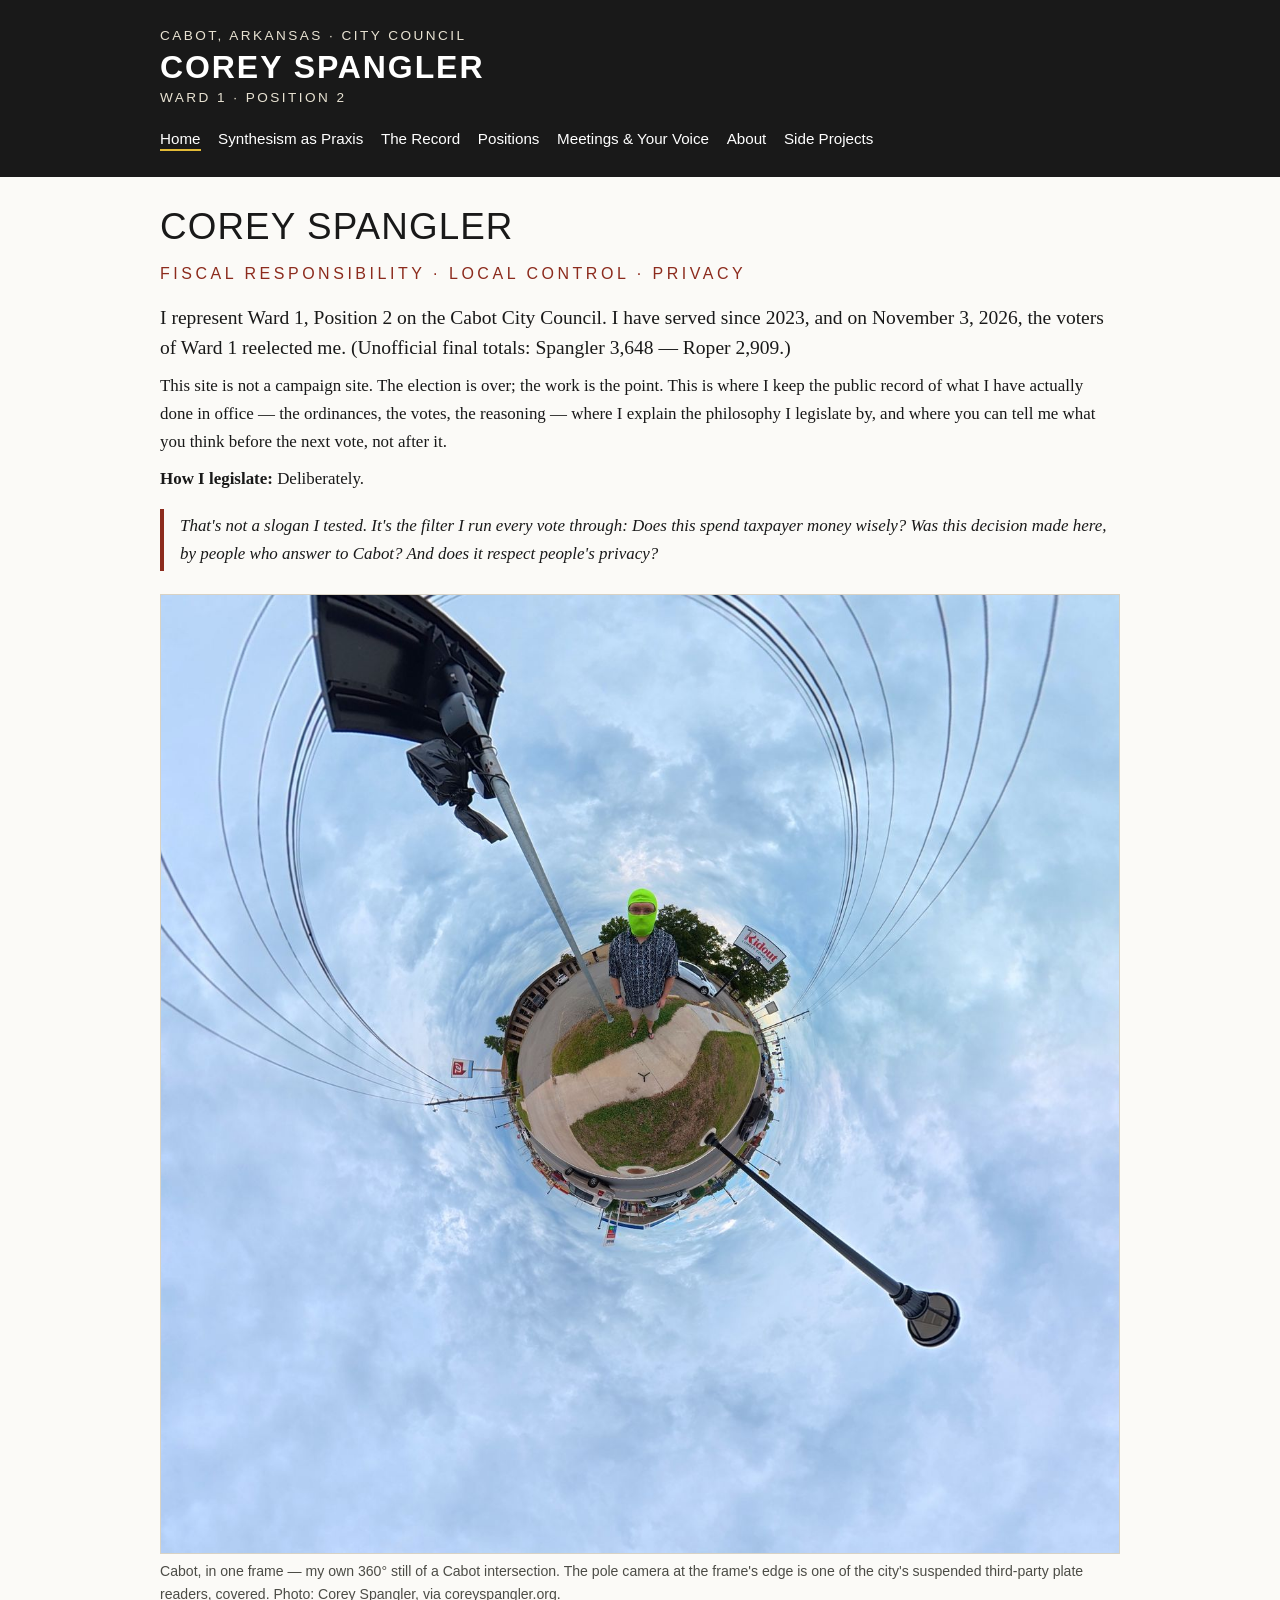
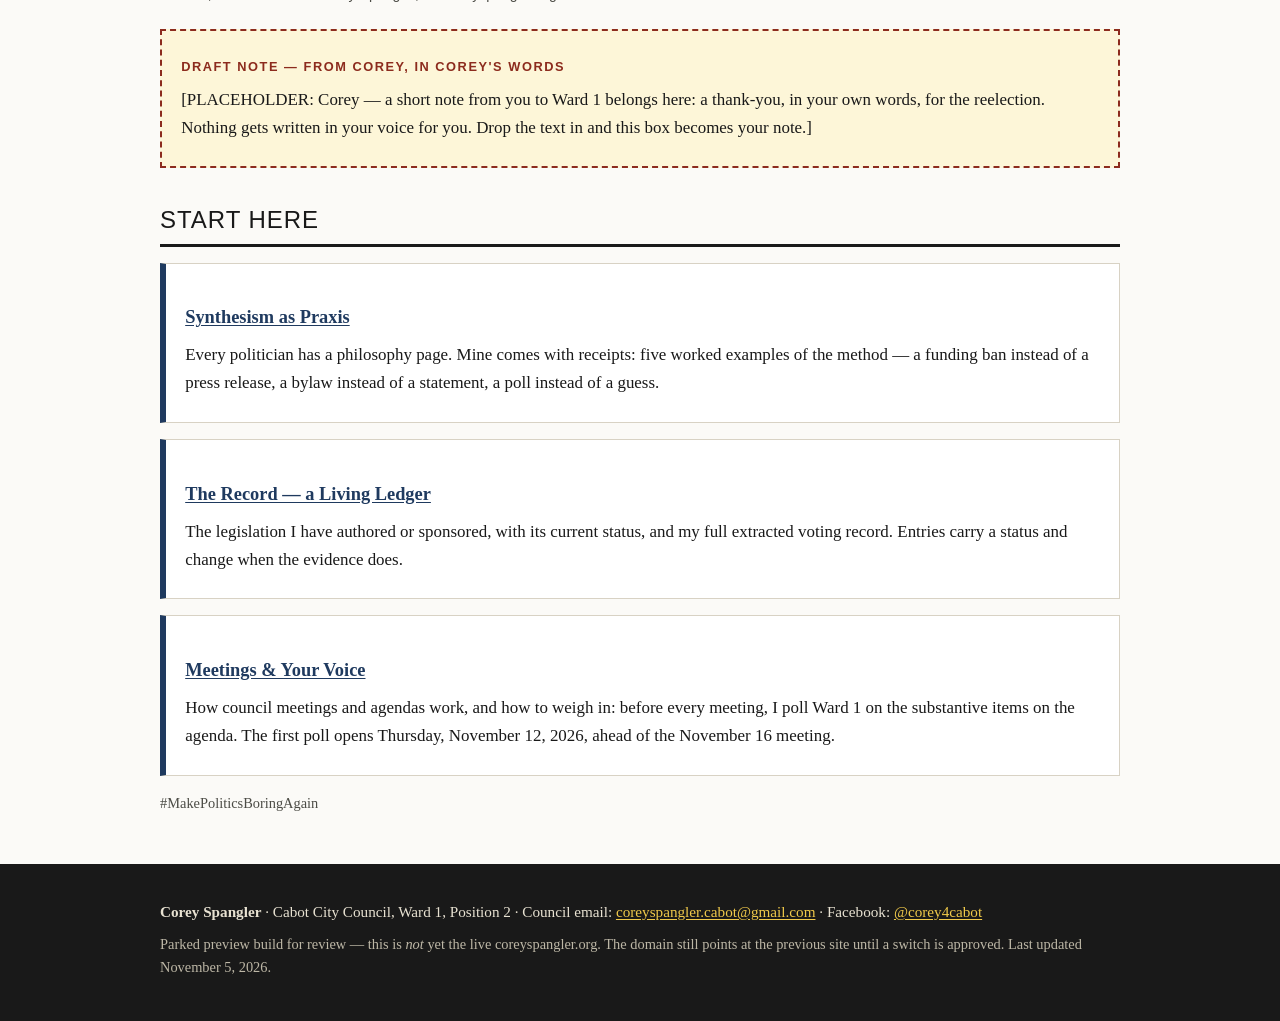
<file: index.html>
<!DOCTYPE html>
<html lang="en">
<head>
<meta charset="utf-8">
<meta name="viewport" content="width=device-width, initial-scale=1">
<title>Home — Corey Spangler, Cabot City Council</title>
<meta name="description" content="Corey Spangler — Cabot City Council, Ward 1 Position 2. Serving since 2023, reelected November 3, 2026. Fiscal responsibility. Local control. Privacy.">
<link rel="canonical" href="https://hirammcknoxt.github.io/coreyspangler/index.html">
<meta property="og:title" content="Home — Corey Spangler, Cabot City Council">
<meta property="og:description" content="Corey Spangler — Cabot City Council, Ward 1 Position 2. Serving since 2023, reelected November 3, 2026. Fiscal responsibility. Local control. Privacy.">
<meta property="og:type" content="website">
<meta property="og:url" content="https://hirammcknoxt.github.io/coreyspangler/index.html">
<link rel="stylesheet" href="style.css">
</head>
<body>
<a class="skip" href="#main">Skip to content</a>
<header class="site">
  <div class="wrap">
    <p class="brand">Cabot, Arkansas · City Council
      <strong>Corey Spangler</strong>
      Ward 1 · Position 2
    </p>
  </div>
  <nav class="main" aria-label="Main">
    <div class="wrap">
      <ul>
          <li><a href="index.html" aria-current="page">Home</a></li>
          <li><a href="praxis.html">Synthesism as Praxis</a></li>
          <li><a href="record.html">The Record</a></li>
          <li><a href="positions.html">Positions</a></li>
          <li><a href="meetings.html">Meetings &amp; Your Voice</a></li>
          <li><a href="about.html">About</a></li>
          <li><a href="projects.html">Side Projects</a></li>
      </ul>
    </div>
  </nav>
</header>
<main id="main">
  <div class="wrap">

<h1>Corey Spangler</h1>
<p class="tagline">Fiscal Responsibility · Local Control · Privacy</p>
<p class="lede">I represent Ward 1, Position 2 on the Cabot City Council.
I have served since 2023, and on November 3, 2026, the voters of Ward 1
reelected me. (Unofficial final totals: Spangler 3,648 — Roper 2,909.)</p>
<p>This site is not a campaign site. The election is over; the work is the
point. This is where I keep the public record of what I have actually done
in office — the ordinances, the votes, the reasoning — where I explain the
philosophy I legislate by, and where you can tell me what you think before
the next vote, not after it.</p>
<p><strong>How I legislate:</strong> Deliberately.</p>
<blockquote>That's not a slogan I tested. It's the filter I run every vote
through: Does this spend taxpayer money wisely? Was this decision made
here, by people who answer to Cabot? And does it respect people's
privacy?</blockquote>

<figure class="photo">
  <img src="images/cabot-planet-hero.svg" width="1400" height="1400"
    alt="360-degree tiny-planet photograph of a Cabot, Arkansas intersection: Corey Spangler standing at its center, a covered plate-reader camera on its pole at the edge of the frame">
  <figcaption>Cabot, in one frame — my own 360° still of a Cabot
  intersection. The pole camera at the frame's edge is one of the city's
  suspended third-party plate readers, covered. Photo: Corey Spangler,
  via coreyspangler.org.</figcaption>
</figure>

<div class="draft-note">
  <p class="kicker">Draft note — from Corey, in Corey's words</p>
  <p>[PLACEHOLDER: Corey — a short note from you to Ward 1 belongs here:
  a thank-you, in your own words, for the reelection. Nothing gets written
  in your voice for you. Drop the text in and this box becomes your note.]</p>
</div>

<h2>Start here</h2>
<div class="card">
  <h3><a href="praxis.html">Synthesism as Praxis</a></h3>
  <p>Every politician has a philosophy page. Mine comes with receipts:
  five worked examples of the method — a funding ban instead of a press
  release, a bylaw instead of a statement, a poll instead of a guess.</p>
</div>
<div class="card">
  <h3><a href="record.html">The Record — a Living Ledger</a></h3>
  <p>The legislation I have authored or sponsored, with its current
  status, and my full extracted voting record. Entries carry a status and
  change when the evidence does.</p>
</div>
<div class="card">
  <h3><a href="meetings.html">Meetings &amp; Your Voice</a></h3>
  <p>How council meetings and agendas work, and how to weigh in: before
  every meeting, I poll Ward 1 on the substantive items on the agenda.
  The first poll opens Thursday, November 12, 2026, ahead of the
  November 16 meeting.</p>
</div>
<p class="small">#MakePoliticsBoringAgain</p>

  </div>
</main>
<footer class="site">
  <div class="wrap">
    <p><strong>Corey Spangler</strong> · Cabot City Council, Ward 1, Position 2 ·
    Council email: <a href="mailto:coreyspangler.cabot@gmail.com">coreyspangler.cabot@gmail.com</a> ·
    Facebook: <a href="https://www.facebook.com/corey4cabot">@corey4cabot</a></p>
    <p class="small">Parked preview build for review — this is <em>not</em> yet the live
    coreyspangler.org. The domain still points at the previous site until a switch is
    approved. Last updated November 5, 2026.</p>
  </div>
</footer>
</body>
</html>
</file>
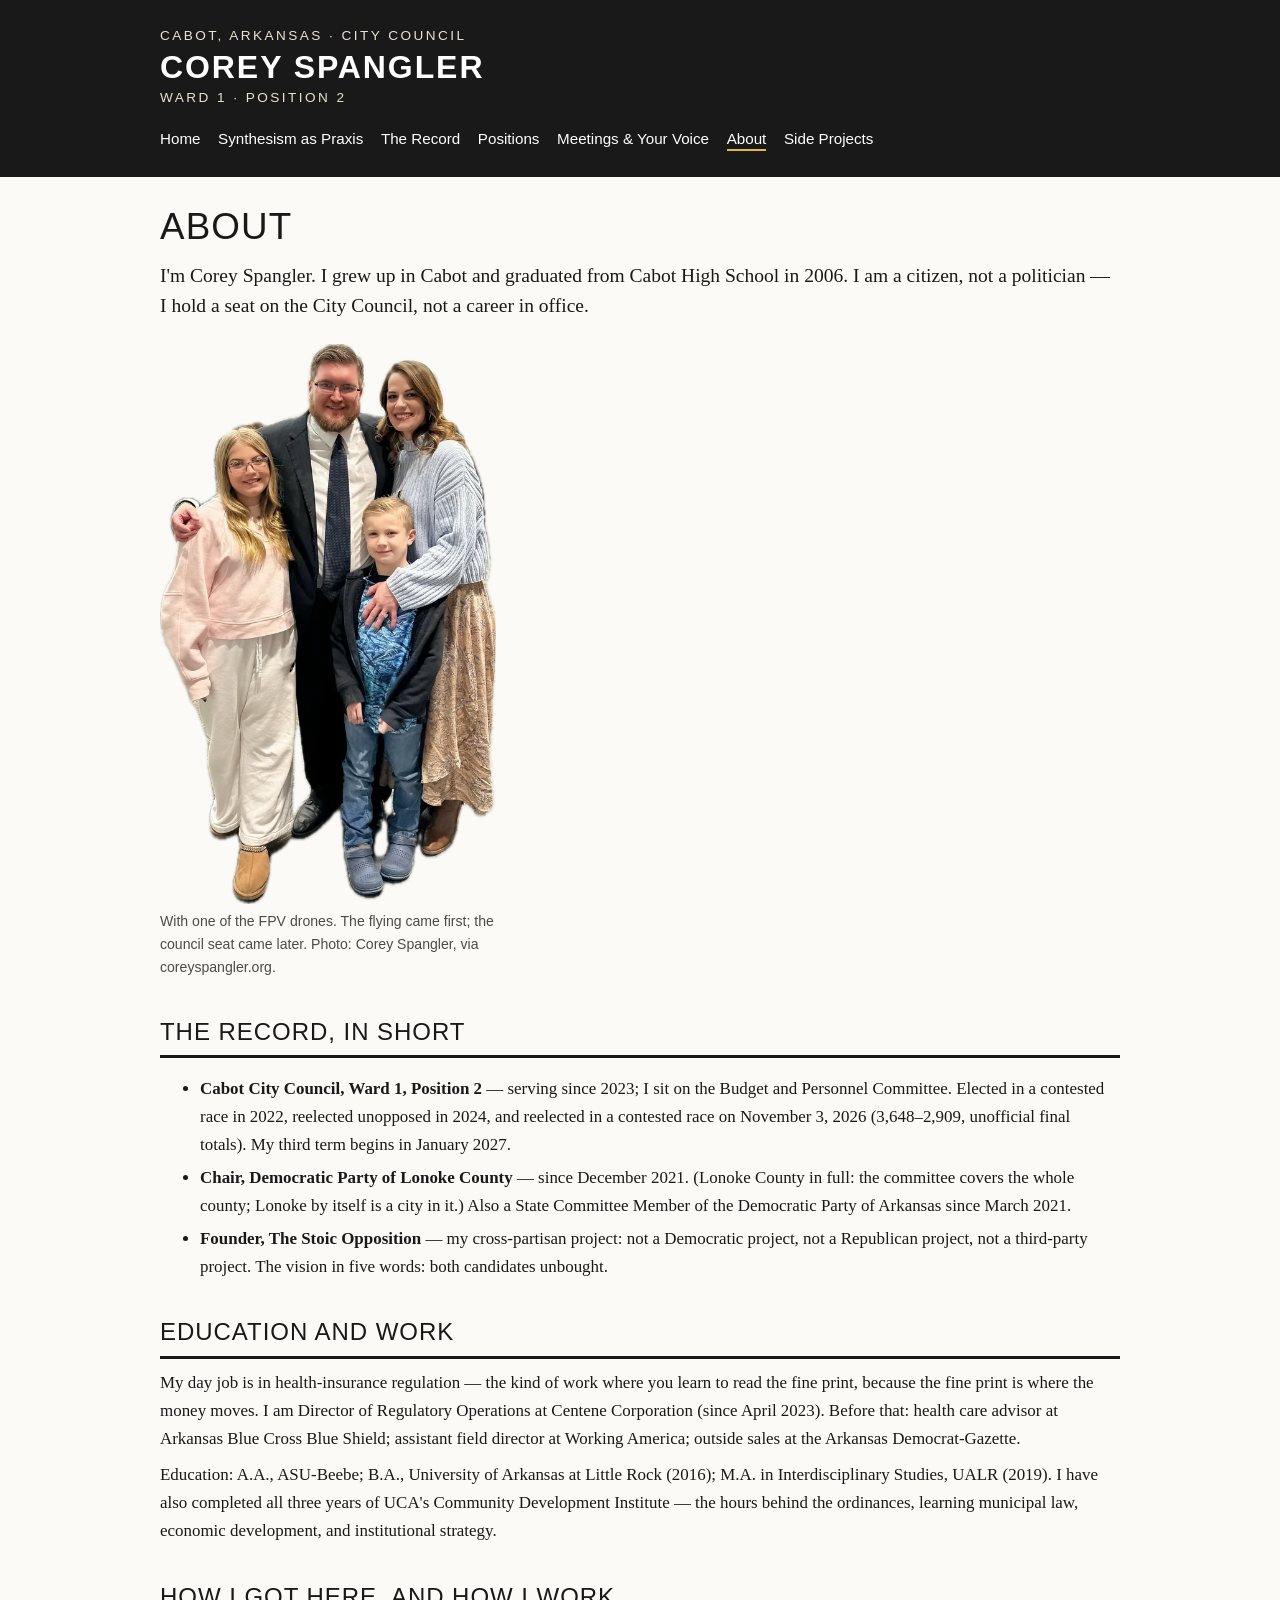
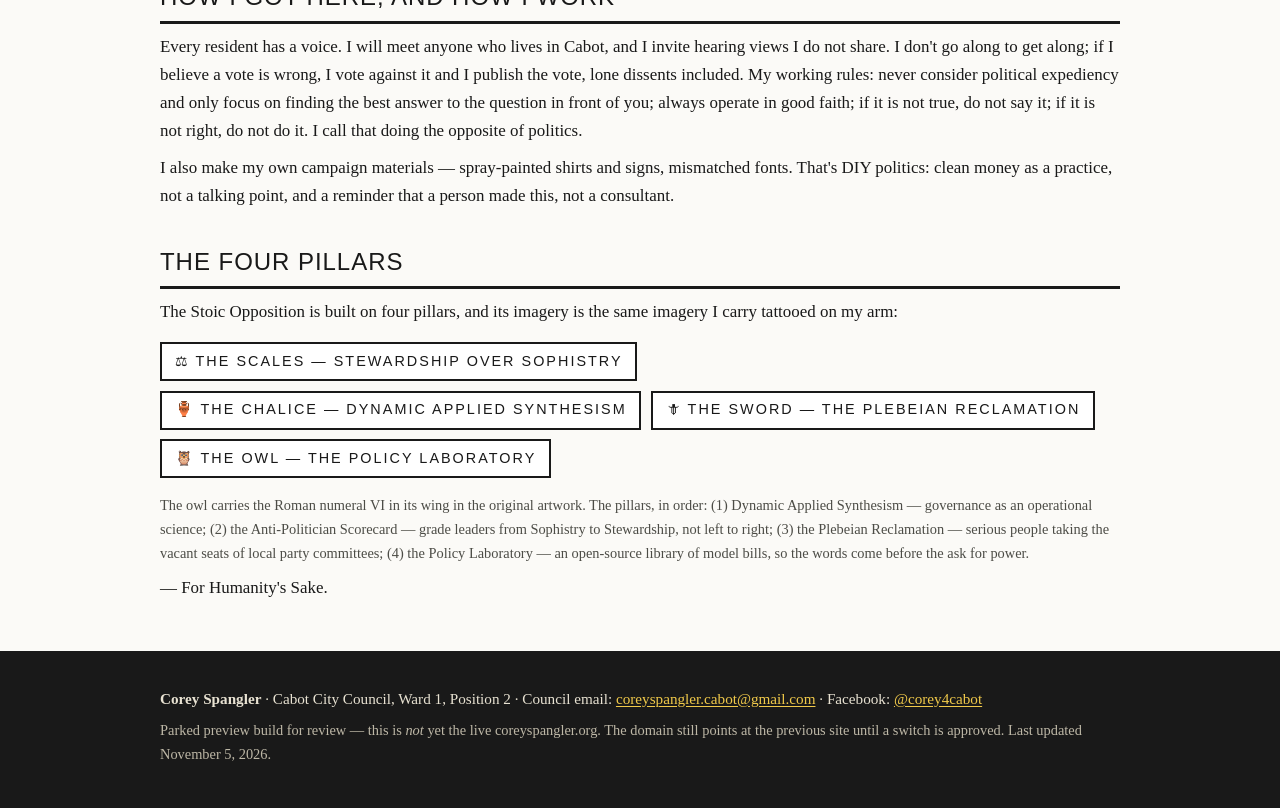
<file: about.html>
<!DOCTYPE html>
<html lang="en">
<head>
<meta charset="utf-8">
<meta name="viewport" content="width=device-width, initial-scale=1">
<title>About Corey Spangler — Corey Spangler, Cabot City Council</title>
<meta name="description" content="About Corey Spangler: Cabot City Council Ward 1 Position 2 since 2023, chair of the Democratic Party of Lonoke County, founder of The Stoic Opposition.">
<link rel="canonical" href="https://hirammcknoxt.github.io/coreyspangler/about.html">
<meta property="og:title" content="About Corey Spangler — Corey Spangler, Cabot City Council">
<meta property="og:description" content="About Corey Spangler: Cabot City Council Ward 1 Position 2 since 2023, chair of the Democratic Party of Lonoke County, founder of The Stoic Opposition.">
<meta property="og:type" content="website">
<meta property="og:url" content="https://hirammcknoxt.github.io/coreyspangler/about.html">
<link rel="stylesheet" href="style.css">
</head>
<body>
<a class="skip" href="#main">Skip to content</a>
<header class="site">
  <div class="wrap">
    <p class="brand">Cabot, Arkansas · City Council
      <strong>Corey Spangler</strong>
      Ward 1 · Position 2
    </p>
  </div>
  <nav class="main" aria-label="Main">
    <div class="wrap">
      <ul>
          <li><a href="index.html">Home</a></li>
          <li><a href="praxis.html">Synthesism as Praxis</a></li>
          <li><a href="record.html">The Record</a></li>
          <li><a href="positions.html">Positions</a></li>
          <li><a href="meetings.html">Meetings &amp; Your Voice</a></li>
          <li><a href="about.html" aria-current="page">About</a></li>
          <li><a href="projects.html">Side Projects</a></li>
      </ul>
    </div>
  </nav>
</header>
<main id="main">
  <div class="wrap">

<h1>About</h1>
<p class="lede">I'm Corey Spangler. I grew up in Cabot and graduated from
Cabot High School in 2006. I am a citizen, not a politician — I hold a
seat on the City Council, not a career in office.</p>

<figure class="photo narrow">
  <img src="images/corey-drone-cutout.svg" width="540" height="900"
    alt="Corey Spangler holding one of his FPV quadcopter drones, flight goggles pushed up on his forehead">
  <figcaption>With one of the FPV drones. The flying came first; the
  council seat came later. Photo: Corey Spangler, via
  coreyspangler.org.</figcaption>
</figure>

<h2>The record, in short</h2>
<ul class="tight">
  <li><strong>Cabot City Council, Ward 1, Position 2</strong> — serving
  since 2023; I sit on the Budget and Personnel Committee. Elected in a
  contested race in 2022, reelected unopposed in 2024, and reelected in
  a contested race on November 3, 2026 (3,648–2,909, unofficial final
  totals). My third term begins in January 2027.</li>
  <li><strong>Chair, Democratic Party of Lonoke County</strong> — since
  December 2021. (Lonoke County in full: the committee covers the whole
  county; Lonoke by itself is a city in it.) Also a State Committee
  Member of the Democratic Party of Arkansas since March 2021.</li>
  <li><strong>Founder, The Stoic Opposition</strong> — my cross-partisan
  project: not a Democratic project, not a Republican project, not a
  third-party project. The vision in five words: both candidates
  unbought.</li>
</ul>

<h2>Education and work</h2>
<p>My day job is in health-insurance regulation — the kind of work where
you learn to read the fine print, because the fine print is where the
money moves. I am Director of Regulatory Operations at Centene
Corporation (since April 2023). Before that: health care advisor at
Arkansas Blue Cross Blue Shield; assistant field director at Working
America; outside sales at the Arkansas Democrat-Gazette.</p>
<p>Education: A.A., ASU-Beebe; B.A., University of Arkansas at Little
Rock (2016); M.A. in Interdisciplinary Studies, UALR (2019). I have also
completed all three years of UCA's Community Development Institute —
the hours behind the ordinances, learning municipal law, economic
development, and institutional strategy.</p>

<h2>How I got here, and how I work</h2>
<p>Every resident has a voice. I will meet anyone who lives in Cabot, and
I invite hearing views I do not share. I don't go along to get along; if
I believe a vote is wrong, I vote against it and I publish the vote,
lone dissents included. My working rules: never consider political
expediency and only focus on finding the best answer to the question in
front of you; always operate in good faith; if it is not true, do not
say it; if it is not right, do not do it. I call that doing the opposite
of politics.</p>
<p>I also make my own campaign materials — spray-painted shirts and
signs, mismatched fonts. That's DIY politics: clean money as a practice,
not a talking point, and a reminder that a person made this, not a
consultant.</p>

<h2>The Four Pillars</h2>
<p>The Stoic Opposition is built on four pillars, and its imagery is the
same imagery I carry tattooed on my arm:</p>
<div class="pillars">
  <span>⚖ The Scales — Stewardship over Sophistry</span>
  <span>🏺 The Chalice — Dynamic Applied Synthesism</span>
  <span>🗡 The Sword — The Plebeian Reclamation</span>
  <span>🦉 The Owl — The Policy Laboratory</span>
</div>
<p class="small">The owl carries the Roman numeral VI in its wing in the
original artwork. The pillars, in order: (1) Dynamic Applied Synthesism
— governance as an operational science; (2) the Anti-Politician
Scorecard — grade leaders from Sophistry to Stewardship, not left to
right; (3) the Plebeian Reclamation — serious people taking the vacant
seats of local party committees; (4) the Policy Laboratory — an
open-source library of model bills, so the words come before the ask for
power.</p>

<p>— For Humanity's Sake.</p>

  </div>
</main>
<footer class="site">
  <div class="wrap">
    <p><strong>Corey Spangler</strong> · Cabot City Council, Ward 1, Position 2 ·
    Council email: <a href="mailto:coreyspangler.cabot@gmail.com">coreyspangler.cabot@gmail.com</a> ·
    Facebook: <a href="https://www.facebook.com/corey4cabot">@corey4cabot</a></p>
    <p class="small">Parked preview build for review — this is <em>not</em> yet the live
    coreyspangler.org. The domain still points at the previous site until a switch is
    approved. Last updated November 5, 2026.</p>
  </div>
</footer>
</body>
</html>
</file>
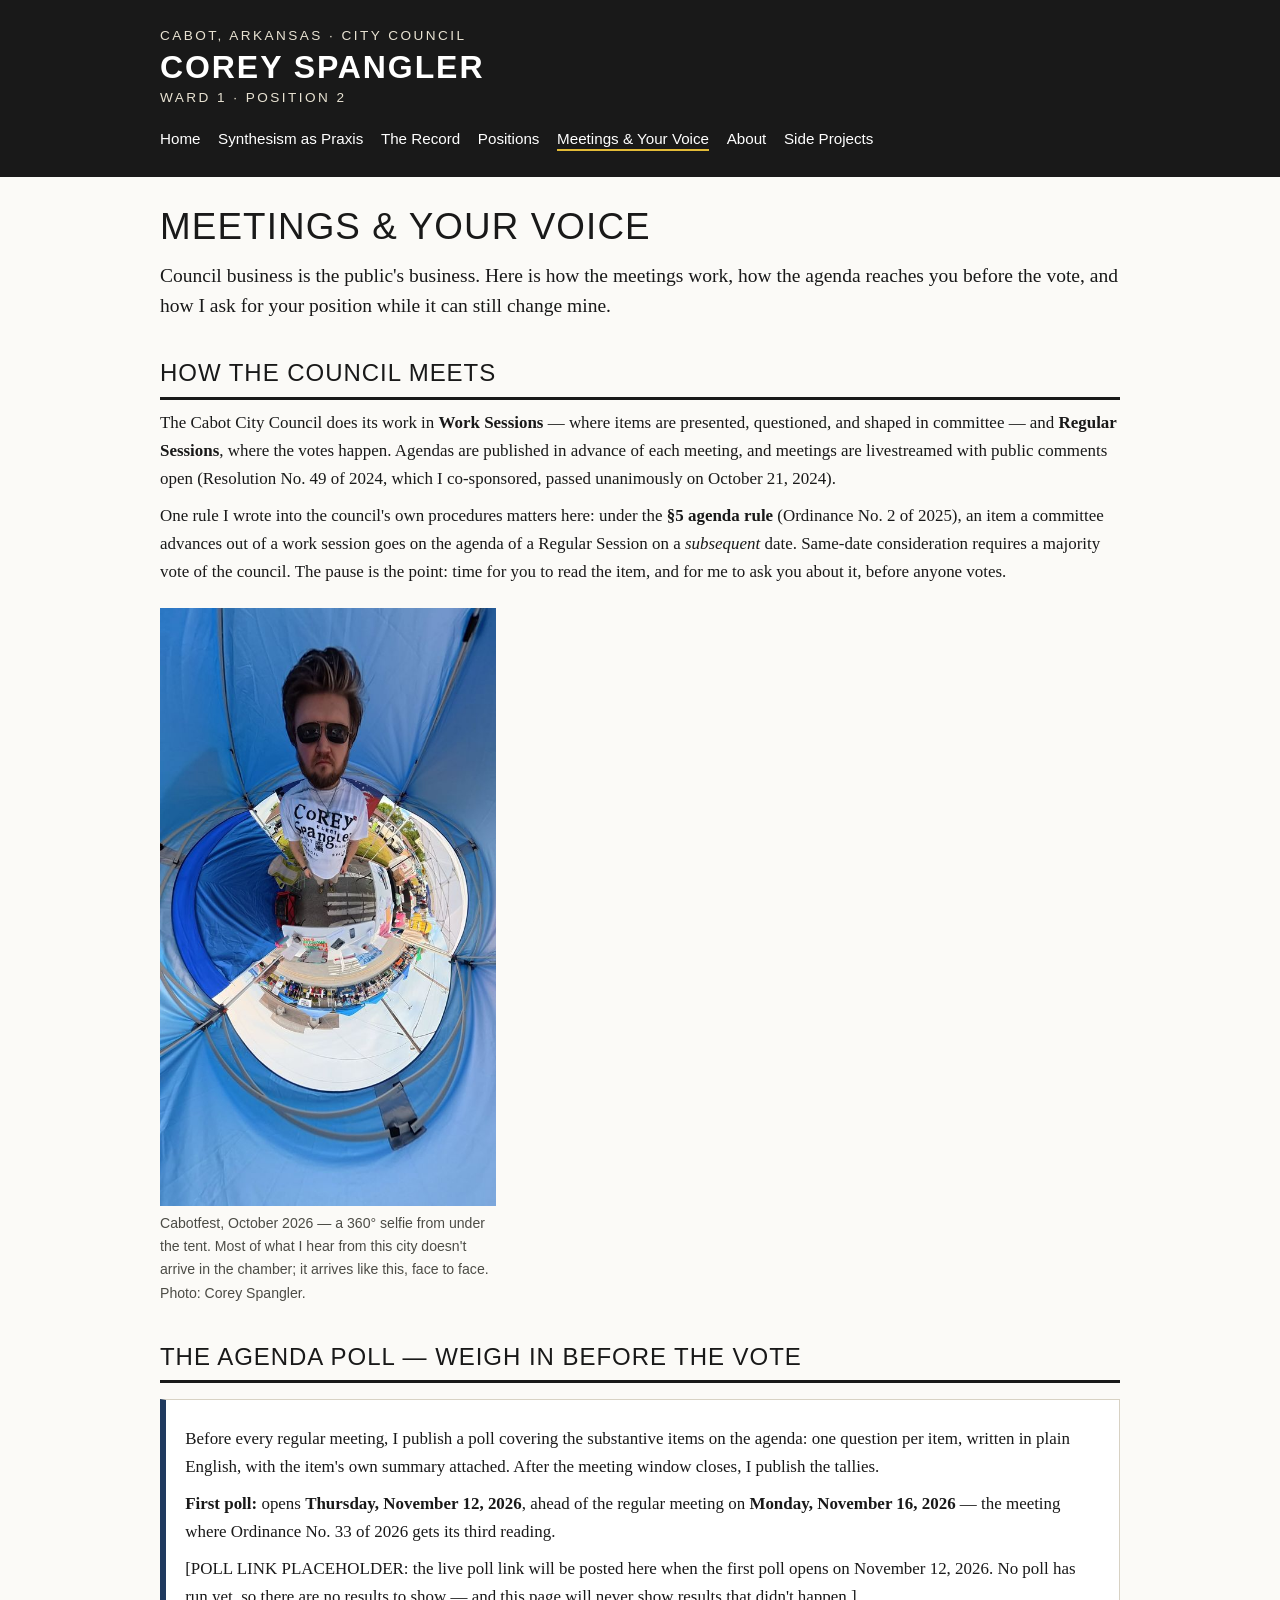
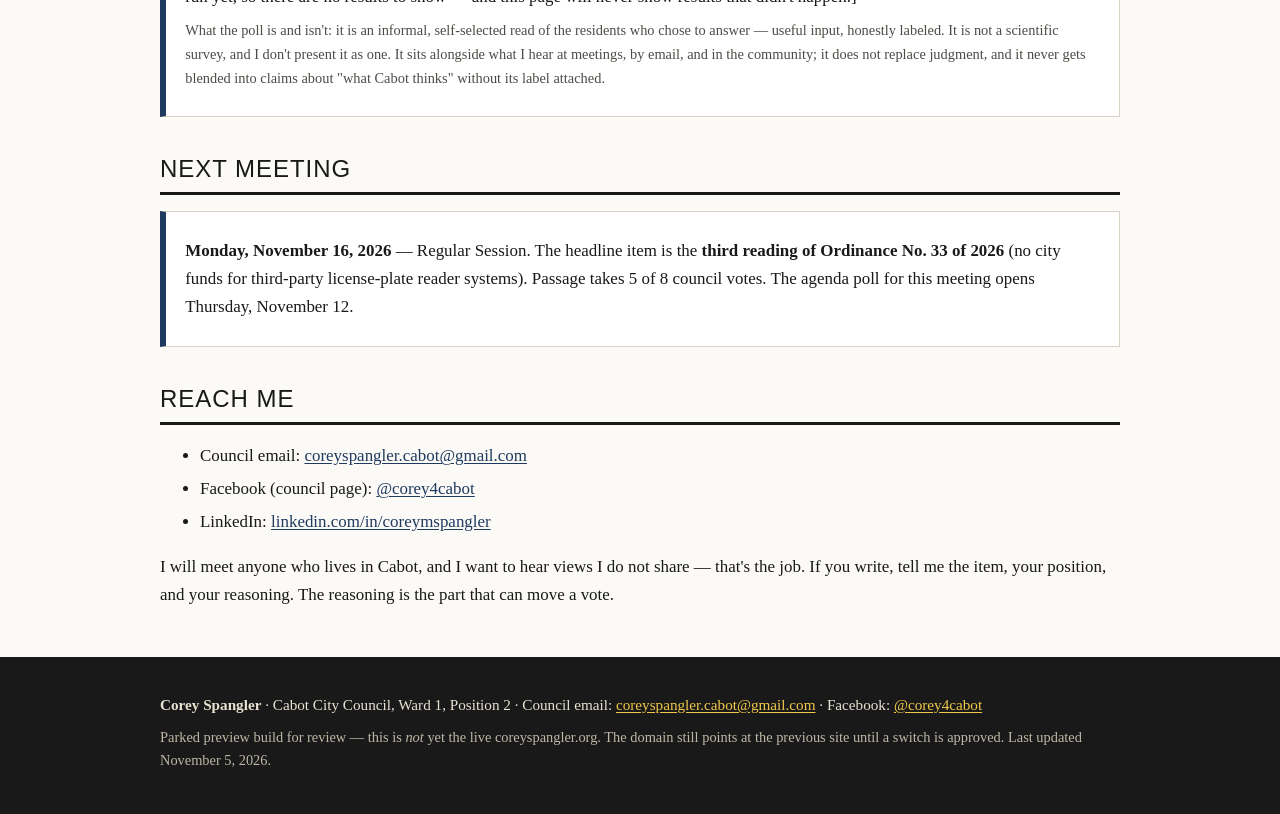
<file: meetings.html>
<!DOCTYPE html>
<html lang="en">
<head>
<meta charset="utf-8">
<meta name="viewport" content="width=device-width, initial-scale=1">
<title>Meetings & Your Voice — Corey Spangler, Cabot City Council</title>
<meta name="description" content="How Cabot City Council meetings and agendas work, the agenda-poll system (first poll opens Thu Nov 12, 2026), and how to reach Council Member Corey Spangler.">
<link rel="canonical" href="https://hirammcknoxt.github.io/coreyspangler/meetings.html">
<meta property="og:title" content="Meetings & Your Voice — Corey Spangler, Cabot City Council">
<meta property="og:description" content="How Cabot City Council meetings and agendas work, the agenda-poll system (first poll opens Thu Nov 12, 2026), and how to reach Council Member Corey Spangler.">
<meta property="og:type" content="website">
<meta property="og:url" content="https://hirammcknoxt.github.io/coreyspangler/meetings.html">
<link rel="stylesheet" href="style.css">
</head>
<body>
<a class="skip" href="#main">Skip to content</a>
<header class="site">
  <div class="wrap">
    <p class="brand">Cabot, Arkansas · City Council
      <strong>Corey Spangler</strong>
      Ward 1 · Position 2
    </p>
  </div>
  <nav class="main" aria-label="Main">
    <div class="wrap">
      <ul>
          <li><a href="index.html">Home</a></li>
          <li><a href="praxis.html">Synthesism as Praxis</a></li>
          <li><a href="record.html">The Record</a></li>
          <li><a href="positions.html">Positions</a></li>
          <li><a href="meetings.html" aria-current="page">Meetings &amp; Your Voice</a></li>
          <li><a href="about.html">About</a></li>
          <li><a href="projects.html">Side Projects</a></li>
      </ul>
    </div>
  </nav>
</header>
<main id="main">
  <div class="wrap">

<h1>Meetings &amp; Your Voice</h1>
<p class="lede">Council business is the public's business. Here is how
the meetings work, how the agenda reaches you before the vote, and how I
ask for your position while it can still change mine.</p>

<h2>How the council meets</h2>
<p>The Cabot City Council does its work in <strong>Work Sessions</strong>
— where items are presented, questioned, and shaped in committee — and
<strong>Regular Sessions</strong>, where the votes happen. Agendas are
published in advance of each meeting, and meetings are livestreamed with
public comments open (Resolution No. 49 of 2024, which I co-sponsored,
passed unanimously on October 21, 2024).</p>
<p>One rule I wrote into the council's own procedures matters here: under
the <strong>§5 agenda rule</strong> (Ordinance No. 2 of 2025), an item a
committee advances out of a work session goes on the agenda of a Regular
Session on a <em>subsequent</em> date. Same-date consideration requires a
majority vote of the council. The pause is the point: time for you to
read the item, and for me to ask you about it, before anyone votes.</p>
<figure class="photo narrow">
  <img src="images/fb-cabotfest.svg" width="562" height="999"
    alt="360-degree tiny-planet selfie: Corey Spangler in sunglasses and a hand-stenciled Corey Spangler shirt under the blue tent at Cabotfest, the merch table and festival street wrapped around him">
  <figcaption>Cabotfest, October 2026 — a 360° selfie from under the
  tent. Most of what I hear from this city doesn't arrive in the chamber;
  it arrives like this, face to face. Photo: Corey Spangler.</figcaption>
</figure>

<h2>The agenda poll — weigh in before the vote</h2>
<div class="card">
<p>Before every regular meeting, I publish a poll covering the
substantive items on the agenda: one question per item, written in plain
English, with the item's own summary attached. After the meeting window
closes, I publish the tallies.</p>
<p><strong>First poll:</strong> opens <strong>Thursday, November 12,
2026</strong>, ahead of the regular meeting on <strong>Monday, November
16, 2026</strong> — the meeting where Ordinance No. 33 of 2026 gets its
third reading.</p>
<p>[POLL LINK PLACEHOLDER: the live poll link will be posted here when
the first poll opens on November 12, 2026. No poll has run yet, so there
are no results to show — and this page will never show results that
didn't happen.]</p>
<p class="small">What the poll is and isn't: it is an informal,
self-selected read of the residents who chose to answer — useful input,
honestly labeled. It is not a scientific survey, and I don't present it
as one. It sits alongside what I hear at meetings, by email, and in the
community; it does not replace judgment, and it never gets blended into
claims about "what Cabot thinks" without its label attached.</p>
</div>

<h2>Next meeting</h2>
<div class="card">
<p><strong>Monday, November 16, 2026</strong> — Regular Session. The
headline item is the <strong>third reading of Ordinance No. 33 of
2026</strong> (no city funds for third-party license-plate reader
systems). Passage takes 5 of 8 council votes. The agenda poll for this
meeting opens Thursday, November 12.</p>
</div>

<h2>Reach me</h2>
<ul class="tight">
  <li>Council email: <a href="mailto:coreyspangler.cabot@gmail.com">coreyspangler.cabot@gmail.com</a></li>
  <li>Facebook (council page): <a href="https://www.facebook.com/corey4cabot">@corey4cabot</a></li>
  <li>LinkedIn: <a href="https://www.linkedin.com/in/coreymspangler/">linkedin.com/in/coreymspangler</a></li>
</ul>
<p>I will meet anyone who lives in Cabot, and I want to hear views I do
not share — that's the job. If you write, tell me the item, your
position, and your reasoning. The reasoning is the part that can move
a vote.</p>

  </div>
</main>
<footer class="site">
  <div class="wrap">
    <p><strong>Corey Spangler</strong> · Cabot City Council, Ward 1, Position 2 ·
    Council email: <a href="mailto:coreyspangler.cabot@gmail.com">coreyspangler.cabot@gmail.com</a> ·
    Facebook: <a href="https://www.facebook.com/corey4cabot">@corey4cabot</a></p>
    <p class="small">Parked preview build for review — this is <em>not</em> yet the live
    coreyspangler.org. The domain still points at the previous site until a switch is
    approved. Last updated November 5, 2026.</p>
  </div>
</footer>
</body>
</html>
</file>
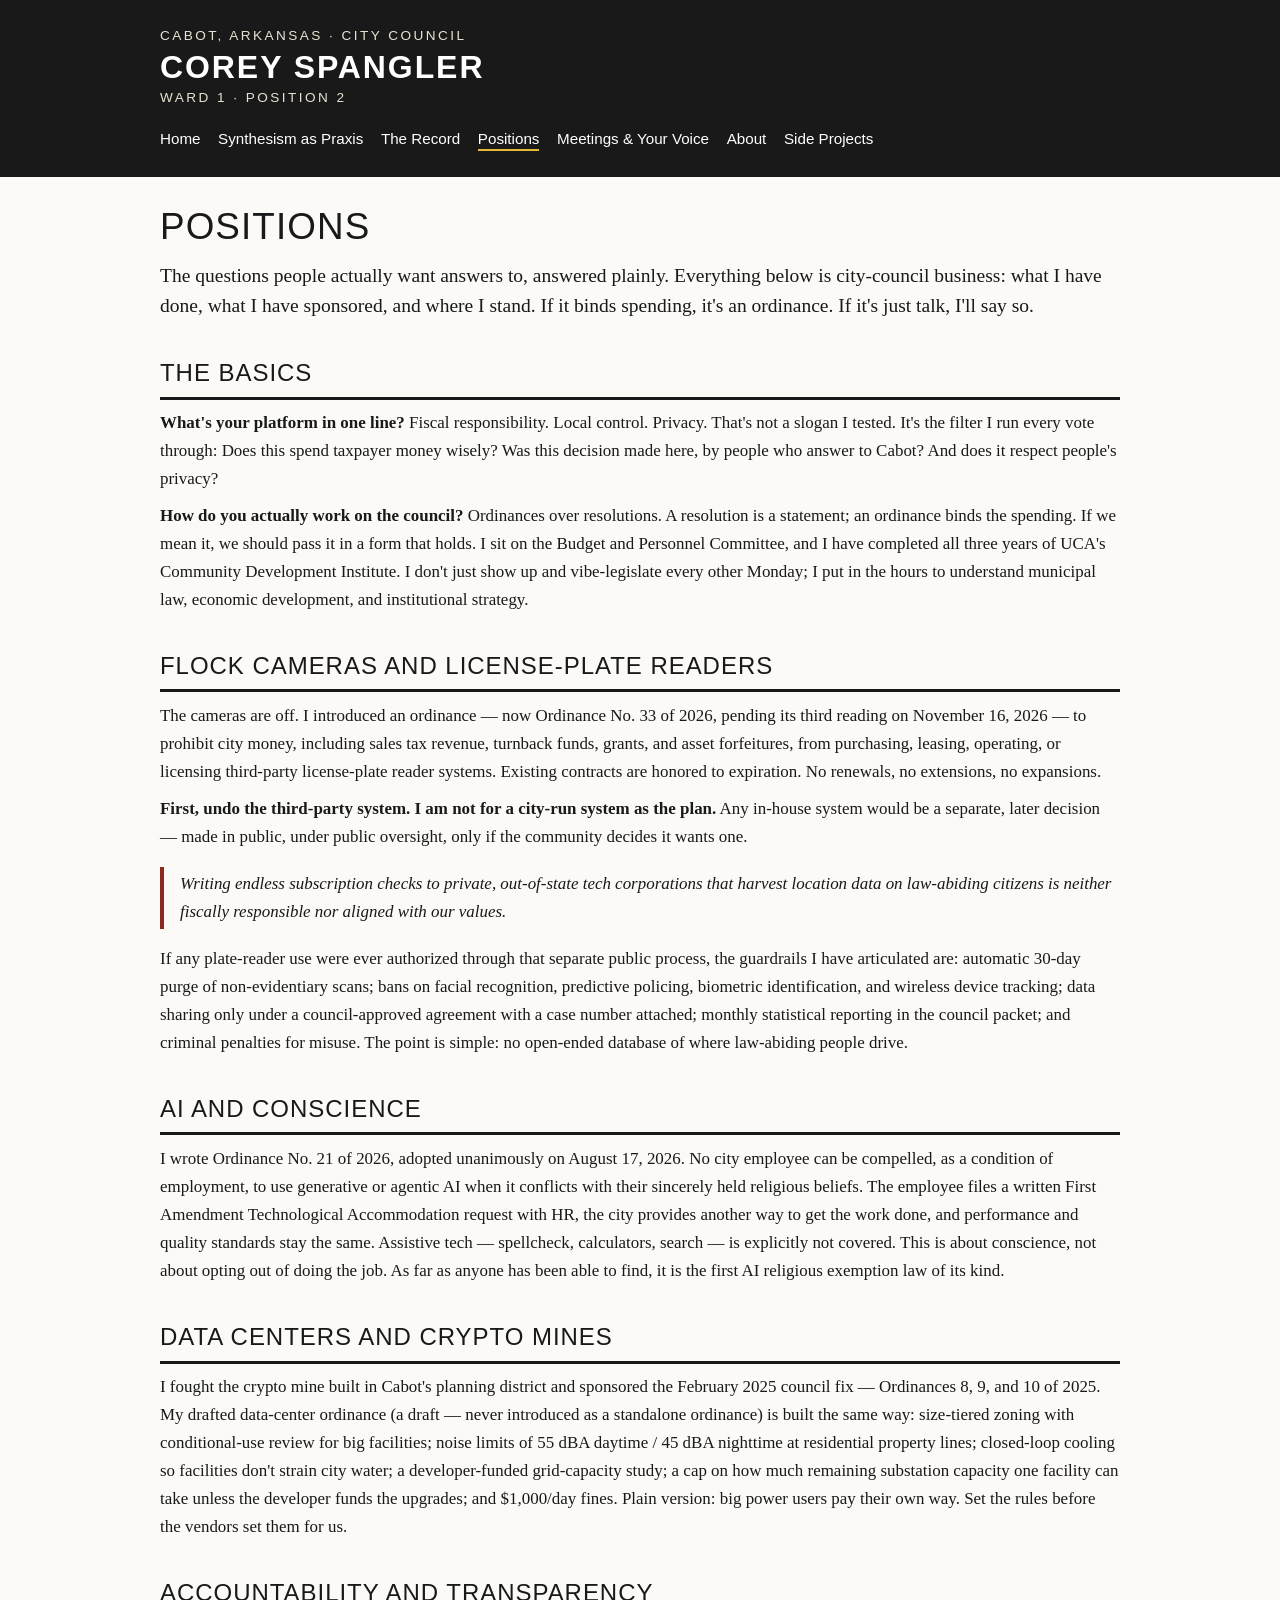
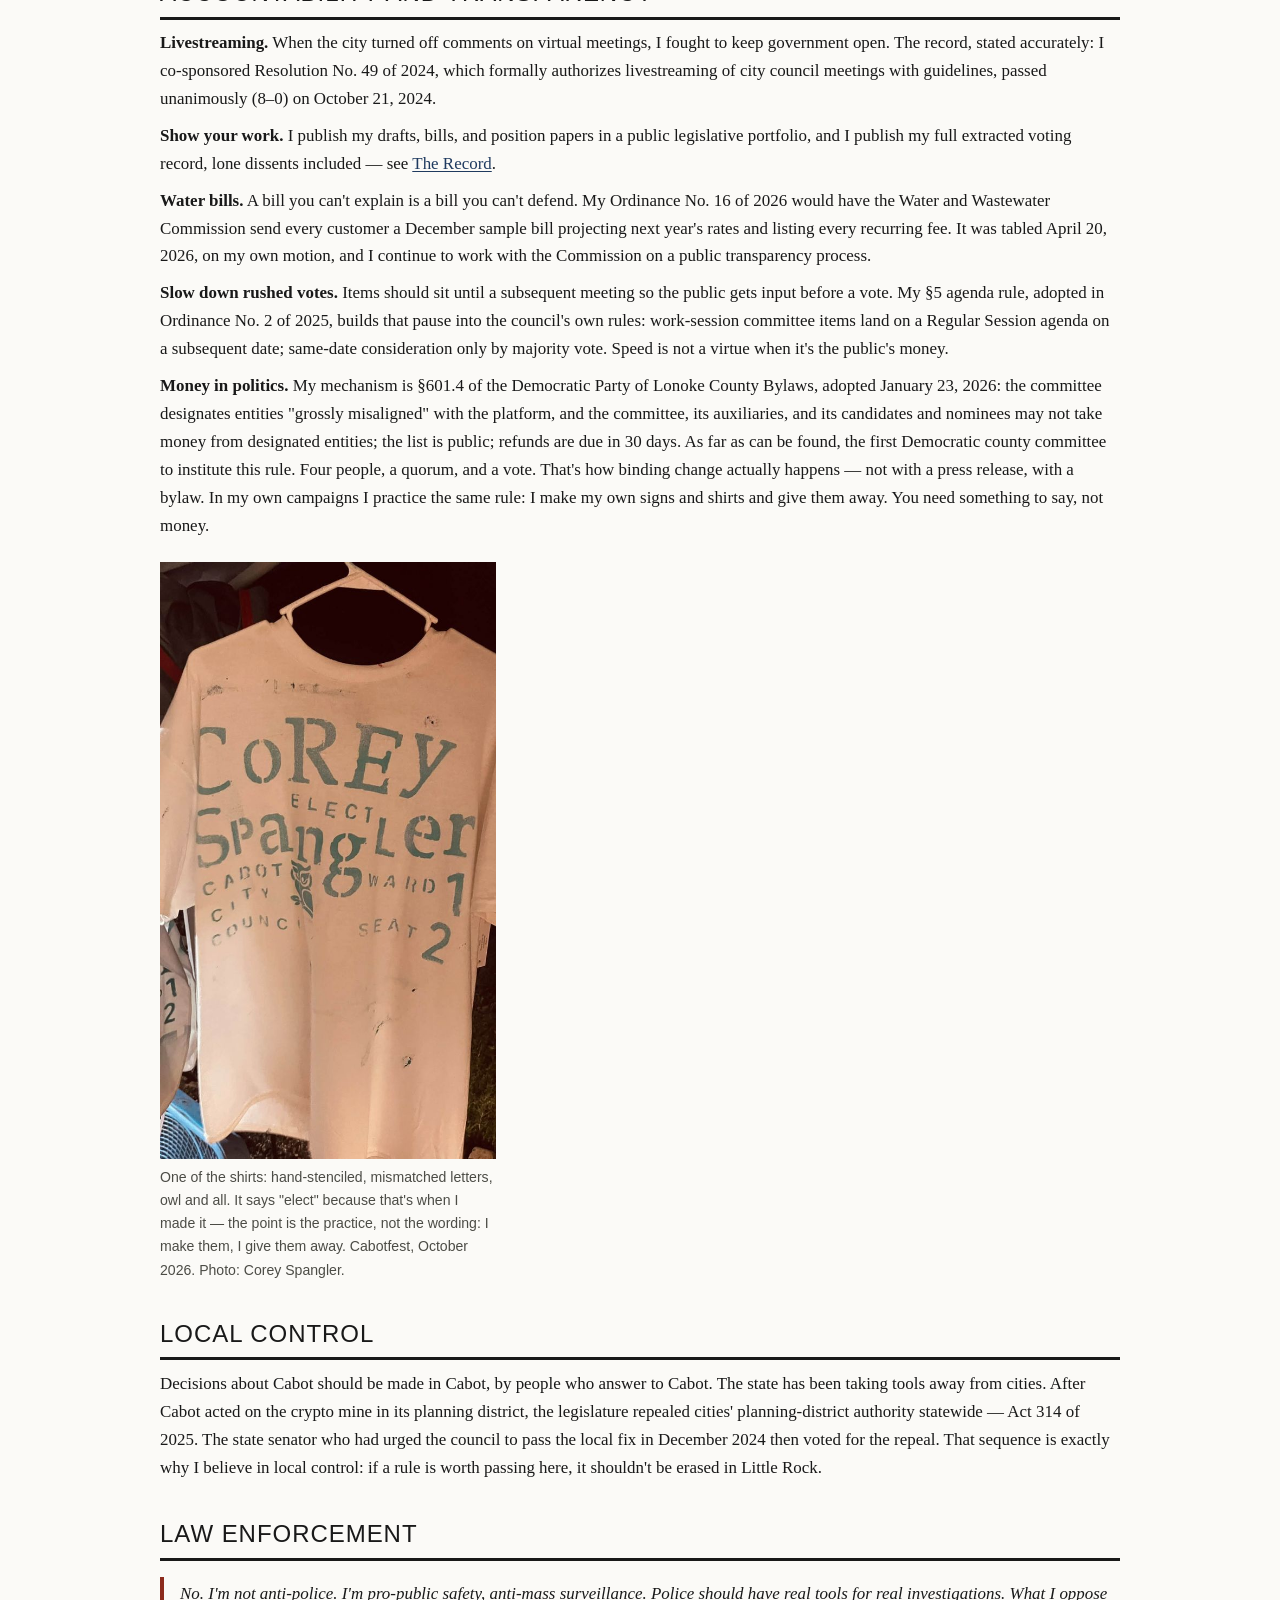
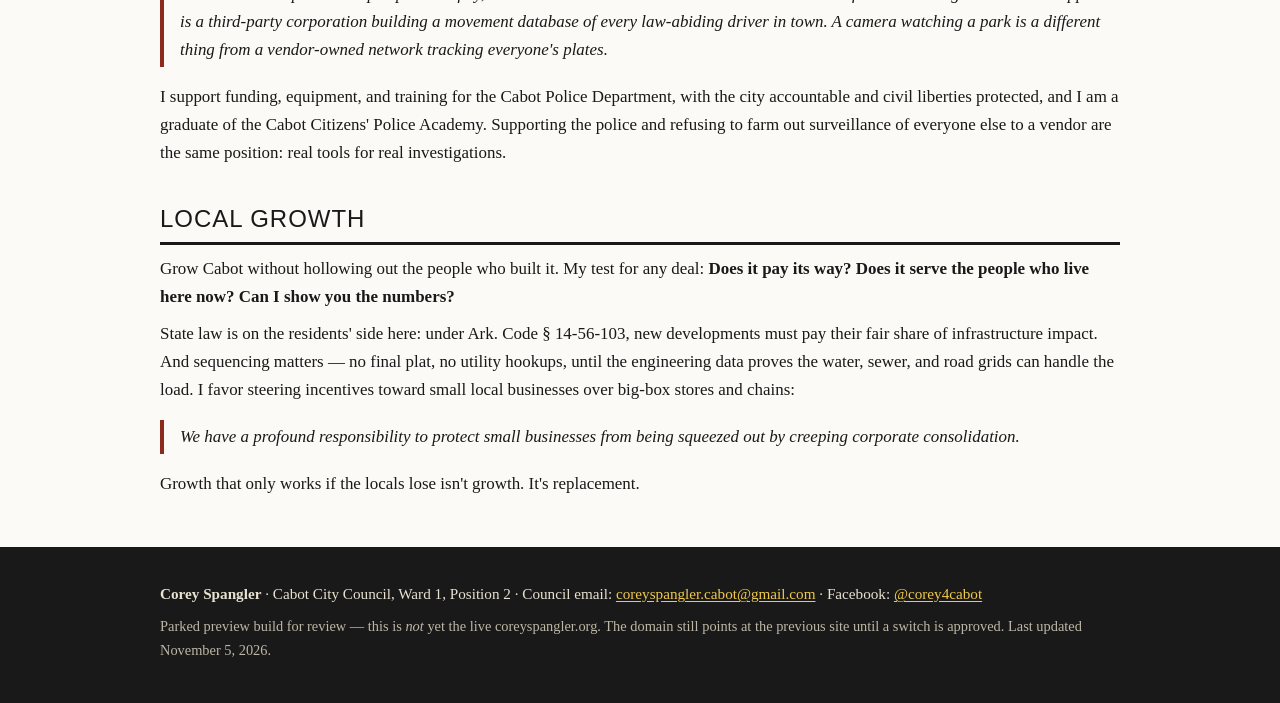
<file: positions.html>
<!DOCTYPE html>
<html lang="en">
<head>
<meta charset="utf-8">
<meta name="viewport" content="width=device-width, initial-scale=1">
<title>Positions — Corey Spangler, Cabot City Council</title>
<meta name="description" content="Corey Spangler's positions in plain language: Flock cameras and privacy, AI and conscience, data centers, transparency, local control, law enforcement, and local growth.">
<link rel="canonical" href="https://hirammcknoxt.github.io/coreyspangler/positions.html">
<meta property="og:title" content="Positions — Corey Spangler, Cabot City Council">
<meta property="og:description" content="Corey Spangler's positions in plain language: Flock cameras and privacy, AI and conscience, data centers, transparency, local control, law enforcement, and local growth.">
<meta property="og:type" content="website">
<meta property="og:url" content="https://hirammcknoxt.github.io/coreyspangler/positions.html">
<link rel="stylesheet" href="style.css">
</head>
<body>
<a class="skip" href="#main">Skip to content</a>
<header class="site">
  <div class="wrap">
    <p class="brand">Cabot, Arkansas · City Council
      <strong>Corey Spangler</strong>
      Ward 1 · Position 2
    </p>
  </div>
  <nav class="main" aria-label="Main">
    <div class="wrap">
      <ul>
          <li><a href="index.html">Home</a></li>
          <li><a href="praxis.html">Synthesism as Praxis</a></li>
          <li><a href="record.html">The Record</a></li>
          <li><a href="positions.html" aria-current="page">Positions</a></li>
          <li><a href="meetings.html">Meetings &amp; Your Voice</a></li>
          <li><a href="about.html">About</a></li>
          <li><a href="projects.html">Side Projects</a></li>
      </ul>
    </div>
  </nav>
</header>
<main id="main">
  <div class="wrap">

<h1>Positions</h1>
<p class="lede">The questions people actually want answers to, answered
plainly. Everything below is city-council business: what I have done,
what I have sponsored, and where I stand. If it binds spending, it's an
ordinance. If it's just talk, I'll say so.</p>

<h2>The basics</h2>
<p><strong>What's your platform in one line?</strong> Fiscal
responsibility. Local control. Privacy. That's not a slogan I tested.
It's the filter I run every vote through: Does this spend taxpayer money
wisely? Was this decision made here, by people who answer to Cabot? And
does it respect people's privacy?</p>
<p><strong>How do you actually work on the council?</strong> Ordinances
over resolutions. A resolution is a statement; an ordinance binds the
spending. If we mean it, we should pass it in a form that holds. I sit on
the Budget and Personnel Committee, and I have completed all three years
of UCA's Community Development Institute. I don't just show up and
vibe-legislate every other Monday; I put in the hours to understand
municipal law, economic development, and institutional strategy.</p>

<h2>Flock cameras and license-plate readers</h2>
<p>The cameras are off. I introduced an ordinance — now Ordinance No. 33
of 2026, pending its third reading on November 16, 2026 — to prohibit
city money, including sales tax revenue, turnback funds, grants, and
asset forfeitures, from purchasing, leasing, operating, or licensing
third-party license-plate reader systems. Existing contracts are honored
to expiration. No renewals, no extensions, no expansions.</p>
<p><strong>First, undo the third-party system. I am not for a city-run
system as the plan.</strong> Any in-house system would be a separate,
later decision — made in public, under public oversight, only if the
community decides it wants one.</p>
<blockquote>Writing endless subscription checks to private, out-of-state
tech corporations that harvest location data on law-abiding citizens is
neither fiscally responsible nor aligned with our values.</blockquote>
<p>If any plate-reader use were ever authorized through that separate
public process, the guardrails I have articulated are: automatic 30-day
purge of non-evidentiary scans; bans on facial recognition, predictive
policing, biometric identification, and wireless device tracking; data
sharing only under a council-approved agreement with a case number
attached; monthly statistical reporting in the council packet; and
criminal penalties for misuse. The point is simple: no open-ended
database of where law-abiding people drive.</p>

<h2>AI and conscience</h2>
<p>I wrote Ordinance No. 21 of 2026, adopted unanimously on August 17,
2026. No city employee can be compelled, as a condition of employment, to
use generative or agentic AI when it conflicts with their sincerely held
religious beliefs. The employee files a written First Amendment
Technological Accommodation request with HR, the city provides another
way to get the work done, and performance and quality standards stay the
same. Assistive tech — spellcheck, calculators, search — is explicitly
not covered. This is about conscience, not about opting out of doing the
job. As far as anyone has been able to find, it is the first AI religious
exemption law of its kind.</p>

<h2>Data centers and crypto mines</h2>
<p>I fought the crypto mine built in Cabot's planning district and
sponsored the February 2025 council fix — Ordinances 8, 9, and 10 of
2025. My drafted data-center ordinance (a draft — never introduced as a
standalone ordinance) is built the same way: size-tiered zoning with
conditional-use review for big facilities; noise limits of 55 dBA
daytime / 45 dBA nighttime at residential property lines; closed-loop
cooling so facilities don't strain city water; a developer-funded
grid-capacity study; a cap on how much remaining substation capacity one
facility can take unless the developer funds the upgrades; and
$1,000/day fines. Plain version: big power users pay their own way.
Set the rules before the vendors set them for us.</p>

<h2>Accountability and transparency</h2>
<p><strong>Livestreaming.</strong> When the city turned off comments on
virtual meetings, I fought to keep government open. The record, stated
accurately: I co-sponsored Resolution No. 49 of 2024, which formally
authorizes livestreaming of city council meetings with guidelines,
passed unanimously (8–0) on October 21, 2024.</p>
<p><strong>Show your work.</strong> I publish my drafts, bills, and
position papers in a public legislative portfolio, and I publish my full
extracted voting record, lone dissents included — see
<a href="record.html">The Record</a>.</p>
<p><strong>Water bills.</strong> A bill you can't explain is a bill you
can't defend. My Ordinance No. 16 of 2026 would have the Water and
Wastewater Commission send every customer a December sample bill
projecting next year's rates and listing every recurring fee. It was
tabled April 20, 2026, on my own motion, and I continue to work with the
Commission on a public transparency process.</p>
<p><strong>Slow down rushed votes.</strong> Items should sit until a
subsequent meeting so the public gets input before a vote. My §5 agenda
rule, adopted in Ordinance No. 2 of 2025, builds that pause into the
council's own rules: work-session committee items land on a Regular
Session agenda on a subsequent date; same-date consideration only by
majority vote. Speed is not a virtue when it's the public's money.</p>
<p><strong>Money in politics.</strong> My mechanism is §601.4 of the
Democratic Party of Lonoke County Bylaws, adopted January 23, 2026: the
committee designates entities "grossly misaligned" with the platform, and
the committee, its auxiliaries, and its candidates and nominees may not
take money from designated entities; the list is public; refunds are due
in 30 days. As far as can be found, the first Democratic county committee
to institute this rule. Four people, a quorum, and a vote. That's how
binding change actually happens — not with a press release, with a
bylaw. In my own campaigns I practice the same rule: I make my own signs
and shirts and give them away. You need something to say, not money.</p>
<figure class="photo narrow">
  <img src="images/fb-diy-shirt.svg" width="620" height="1102"
    alt="Close-up of a white T-shirt hand-stenciled in green: CoREY ELECT SpangLer, Cabot City Council, Ward 1 Seat 2, with the owl mark">
  <figcaption>One of the shirts: hand-stenciled, mismatched letters, owl
  and all. It says "elect" because that's when I made it — the point is
  the practice, not the wording: I make them, I give them away.
  Cabotfest, October 2026. Photo: Corey Spangler.</figcaption>
</figure>

<h2>Local control</h2>
<p>Decisions about Cabot should be made in Cabot, by people who answer
to Cabot. The state has been taking tools away from cities. After Cabot
acted on the crypto mine in its planning district, the legislature
repealed cities' planning-district authority statewide — Act 314 of
2025. The state senator who had urged the council to pass the local fix
in December 2024 then voted for the repeal. That sequence is exactly why
I believe in local control: if a rule is worth passing here, it shouldn't
be erased in Little Rock.</p>

<h2>Law enforcement</h2>
<blockquote>No. I'm not anti-police. I'm pro-public safety, anti-mass
surveillance. Police should have real tools for real investigations.
What I oppose is a third-party corporation building a movement database
of every law-abiding driver in town. A camera watching a park is a
different thing from a vendor-owned network tracking everyone's
plates.</blockquote>
<p>I support funding, equipment, and training for the Cabot Police
Department, with the city accountable and civil liberties protected, and
I am a graduate of the Cabot Citizens' Police Academy. Supporting the
police and refusing to farm out surveillance of everyone else to a
vendor are the same position: real tools for real investigations.</p>

<h2>Local growth</h2>
<p>Grow Cabot without hollowing out the people who built it. My test for
any deal: <strong>Does it pay its way? Does it serve the people who live
here now? Can I show you the numbers?</strong></p>
<p>State law is on the residents' side here: under Ark. Code
§ 14-56-103, new developments must pay their fair share of infrastructure
impact. And sequencing matters — no final plat, no utility hookups,
until the engineering data proves the water, sewer, and road grids can
handle the load. I favor steering incentives toward small local
businesses over big-box stores and chains:</p>
<blockquote>We have a profound responsibility to protect small businesses
from being squeezed out by creeping corporate consolidation.</blockquote>
<p>Growth that only works if the locals lose isn't growth. It's
replacement.</p>

  </div>
</main>
<footer class="site">
  <div class="wrap">
    <p><strong>Corey Spangler</strong> · Cabot City Council, Ward 1, Position 2 ·
    Council email: <a href="mailto:coreyspangler.cabot@gmail.com">coreyspangler.cabot@gmail.com</a> ·
    Facebook: <a href="https://www.facebook.com/corey4cabot">@corey4cabot</a></p>
    <p class="small">Parked preview build for review — this is <em>not</em> yet the live
    coreyspangler.org. The domain still points at the previous site until a switch is
    approved. Last updated November 5, 2026.</p>
  </div>
</footer>
</body>
</html>
</file>
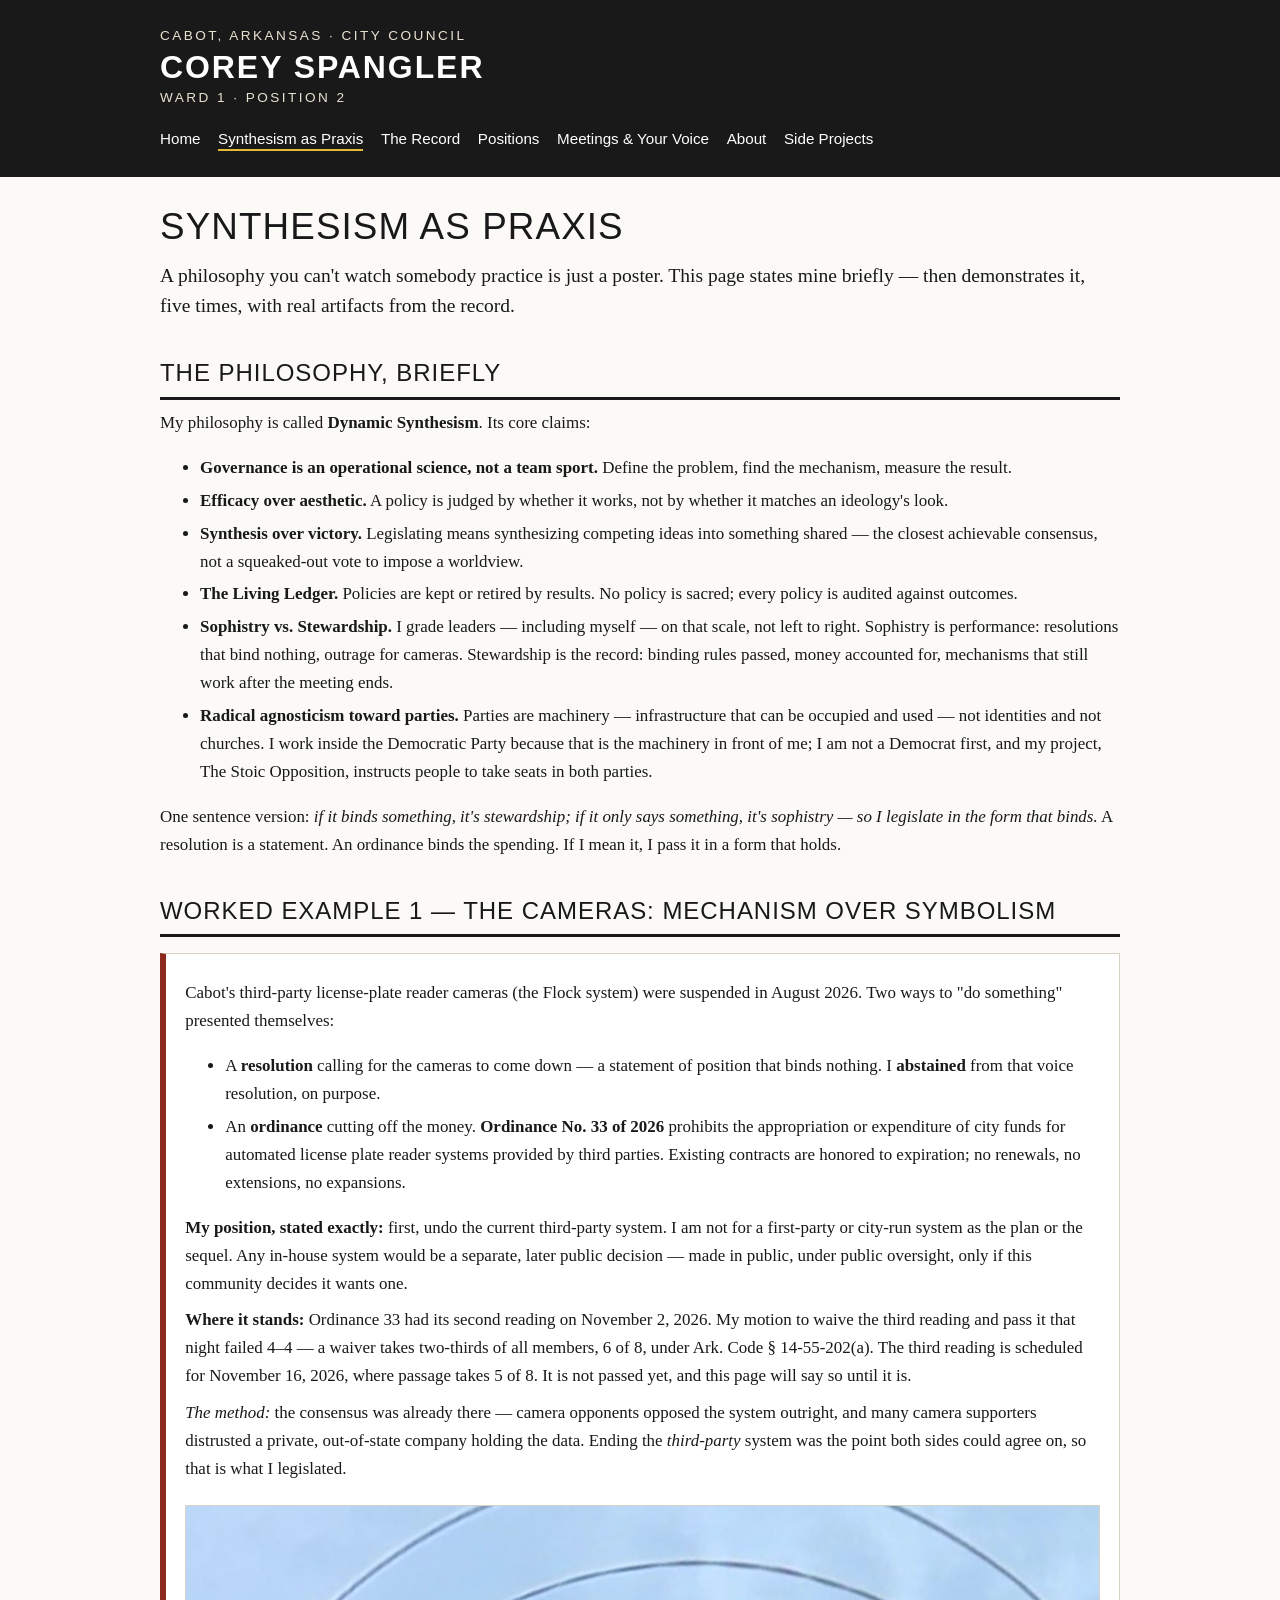
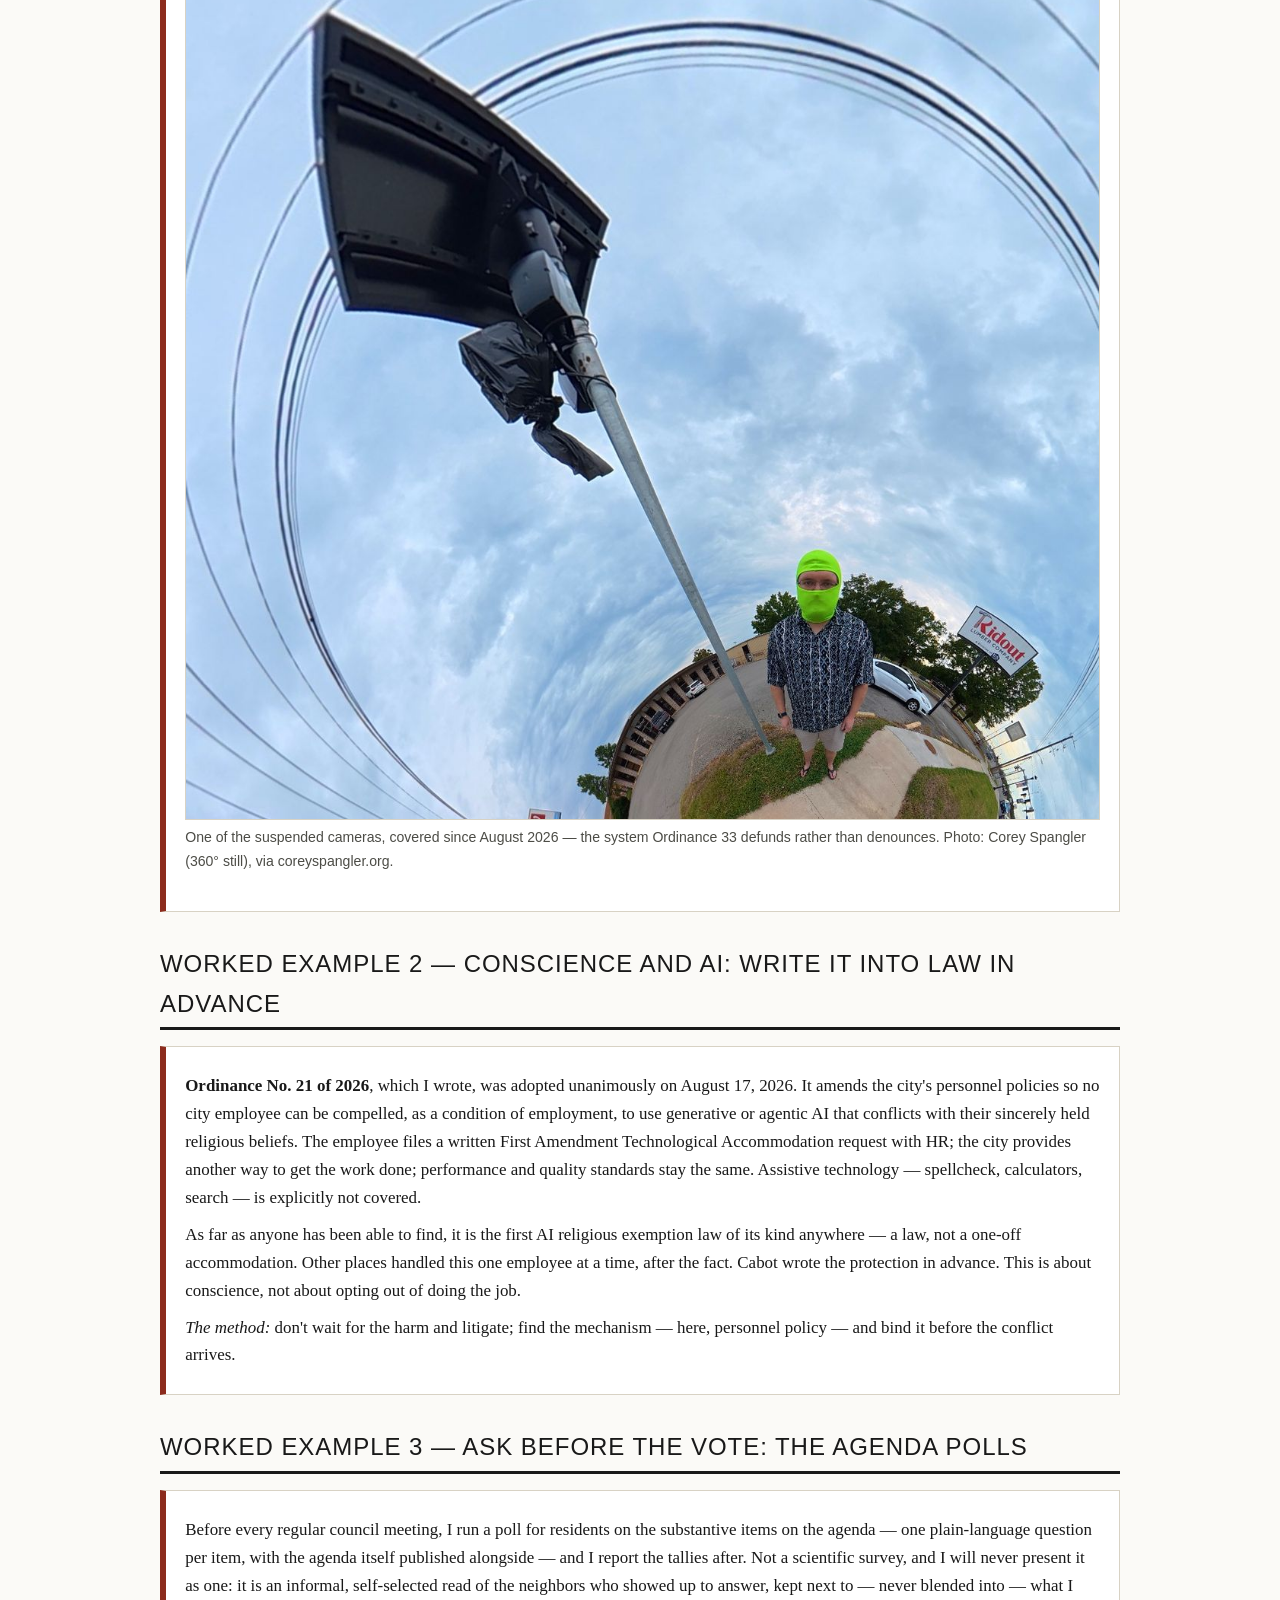
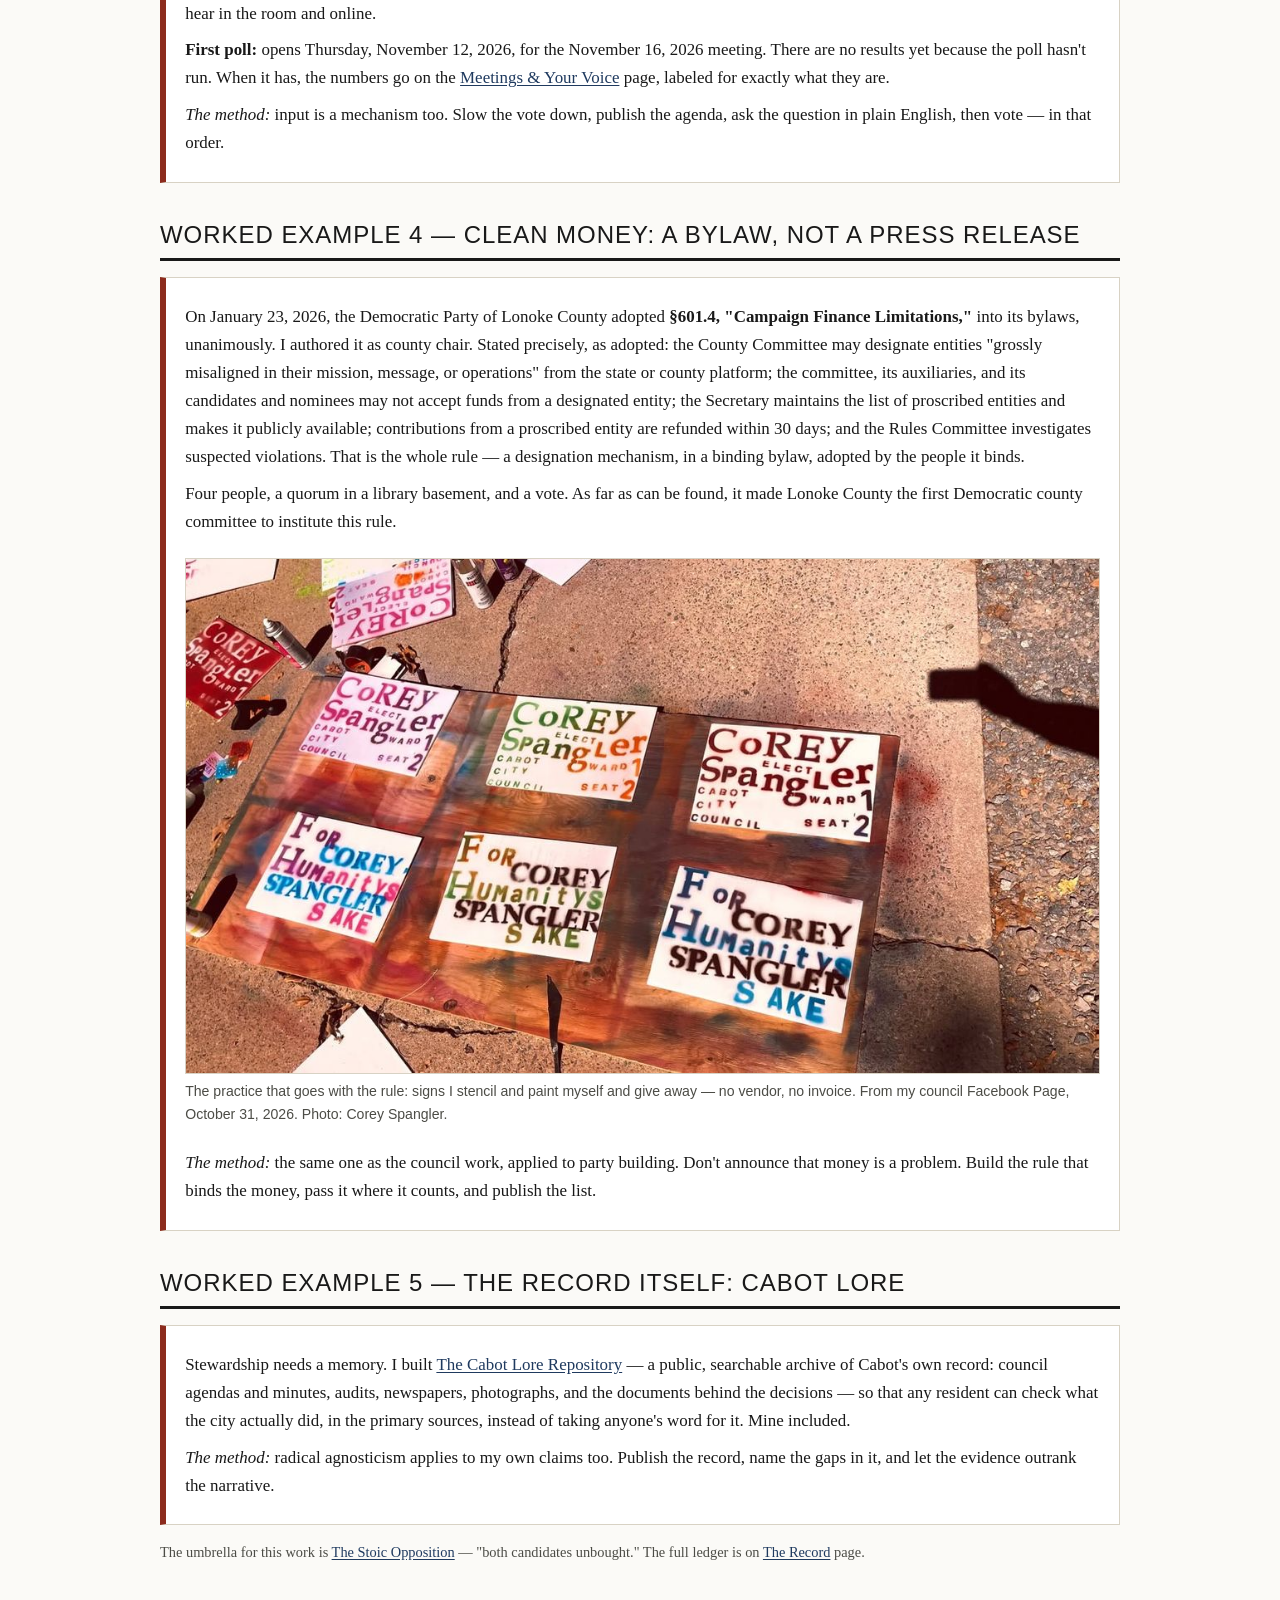
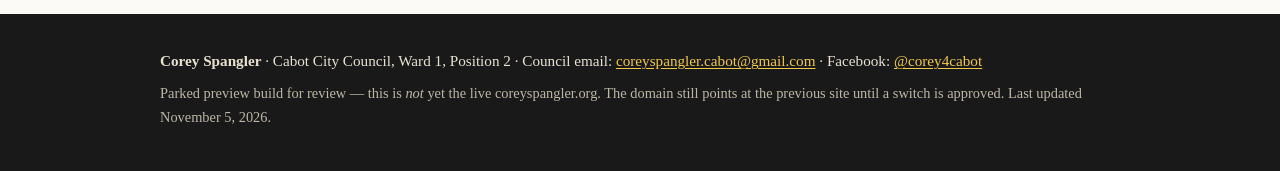
<file: praxis.html>
<!DOCTYPE html>
<html lang="en">
<head>
<meta charset="utf-8">
<meta name="viewport" content="width=device-width, initial-scale=1">
<title>Synthesism as Praxis — Corey Spangler, Cabot City Council</title>
<meta name="description" content="Dynamic Synthesism demonstrated, not just described: five worked examples from the record — Ordinance 33, Ordinance 21, the agenda polls, the §601.4 clean-money bylaw, and the Cabot Lore Repository.">
<link rel="canonical" href="https://hirammcknoxt.github.io/coreyspangler/praxis.html">
<meta property="og:title" content="Synthesism as Praxis — Corey Spangler, Cabot City Council">
<meta property="og:description" content="Dynamic Synthesism demonstrated, not just described: five worked examples from the record — Ordinance 33, Ordinance 21, the agenda polls, the §601.4 clean-money bylaw, and the Cabot Lore Repository.">
<meta property="og:type" content="website">
<meta property="og:url" content="https://hirammcknoxt.github.io/coreyspangler/praxis.html">
<link rel="stylesheet" href="style.css">
</head>
<body>
<a class="skip" href="#main">Skip to content</a>
<header class="site">
  <div class="wrap">
    <p class="brand">Cabot, Arkansas · City Council
      <strong>Corey Spangler</strong>
      Ward 1 · Position 2
    </p>
  </div>
  <nav class="main" aria-label="Main">
    <div class="wrap">
      <ul>
          <li><a href="index.html">Home</a></li>
          <li><a href="praxis.html" aria-current="page">Synthesism as Praxis</a></li>
          <li><a href="record.html">The Record</a></li>
          <li><a href="positions.html">Positions</a></li>
          <li><a href="meetings.html">Meetings &amp; Your Voice</a></li>
          <li><a href="about.html">About</a></li>
          <li><a href="projects.html">Side Projects</a></li>
      </ul>
    </div>
  </nav>
</header>
<main id="main">
  <div class="wrap">

<h1>Synthesism as Praxis</h1>
<p class="lede">A philosophy you can't watch somebody practice is just a
poster. This page states mine briefly — then demonstrates it, five times,
with real artifacts from the record.</p>

<h2>The philosophy, briefly</h2>
<p>My philosophy is called <strong>Dynamic Synthesism</strong>. Its core
claims:</p>
<ul class="tight">
  <li><strong>Governance is an operational science, not a team sport.</strong>
  Define the problem, find the mechanism, measure the result.</li>
  <li><strong>Efficacy over aesthetic.</strong> A policy is judged by
  whether it works, not by whether it matches an ideology's look.</li>
  <li><strong>Synthesis over victory.</strong> Legislating means
  synthesizing competing ideas into something shared — the closest
  achievable consensus, not a squeaked-out vote to impose a worldview.</li>
  <li><strong>The Living Ledger.</strong> Policies are kept or retired by
  results. No policy is sacred; every policy is audited against outcomes.</li>
  <li><strong>Sophistry vs. Stewardship.</strong> I grade leaders —
  including myself — on that scale, not left to right. Sophistry is
  performance: resolutions that bind nothing, outrage for cameras.
  Stewardship is the record: binding rules passed, money accounted for,
  mechanisms that still work after the meeting ends.</li>
  <li><strong>Radical agnosticism toward parties.</strong> Parties are
  machinery — infrastructure that can be occupied and used — not
  identities and not churches. I work inside the Democratic Party because
  that is the machinery in front of me; I am not a Democrat first, and my
  project, The Stoic Opposition, instructs people to take seats in both
  parties.</li>
</ul>
<p>One sentence version: <em>if it binds something, it's stewardship; if it
only says something, it's sophistry — so I legislate in the form that
binds.</em> A resolution is a statement. An ordinance binds the spending.
If I mean it, I pass it in a form that holds.</p>

<h2>Worked example 1 — The cameras: mechanism over symbolism</h2>
<div class="card example">
<p>Cabot's third-party license-plate reader cameras (the Flock system) were
suspended in August 2026. Two ways to "do something" presented themselves:</p>
<ul class="tight">
  <li>A <strong>resolution</strong> calling for the cameras to come down —
  a statement of position that binds nothing. I <strong>abstained</strong>
  from that voice resolution, on purpose.</li>
  <li>An <strong>ordinance</strong> cutting off the money.
  <strong>Ordinance No. 33 of 2026</strong> prohibits the appropriation or
  expenditure of city funds for automated license plate reader systems
  provided by third parties. Existing contracts are honored to expiration;
  no renewals, no extensions, no expansions.</li>
</ul>
<p><strong>My position, stated exactly:</strong> first, undo the current
third-party system. I am not for a first-party or city-run system as the
plan or the sequel. Any in-house system would be a separate, later public
decision — made in public, under public oversight, only if this community
decides it wants one.</p>
<p><strong>Where it stands:</strong> Ordinance 33 had its second reading on
November 2, 2026. My motion to waive the third reading and pass it that
night failed 4–4 — a waiver takes two-thirds of all members, 6 of 8, under
Ark. Code § 14-55-202(a). The third reading is scheduled for November 16,
2026, where passage takes 5 of 8. It is not passed yet, and this page will
say so until it is.</p>
<p><em>The method:</em> the consensus was already there — camera opponents
opposed the system outright, and many camera supporters distrusted a
private, out-of-state company holding the data. Ending the
<em>third-party</em> system was the point both sides could agree on, so
that is what I legislated.</p>
<figure class="photo">
  <img src="images/flock-camera-covered.svg" width="1200" height="1200"
    alt="Close view of one of Cabot's suspended third-party license-plate reader cameras, its camera units covered with black bags, with Corey Spangler standing beneath the pole">
  <figcaption>One of the suspended cameras, covered since August 2026 —
  the system Ordinance 33 defunds rather than denounces. Photo: Corey
  Spangler (360° still), via coreyspangler.org.</figcaption>
</figure>
</div>

<h2>Worked example 2 — Conscience and AI: write it into law in advance</h2>
<div class="card example">
<p><strong>Ordinance No. 21 of 2026</strong>, which I wrote, was adopted
unanimously on August 17, 2026. It amends the city's personnel policies so
no city employee can be compelled, as a condition of employment, to use
generative or agentic AI that conflicts with their sincerely held
religious beliefs. The employee files a written First Amendment
Technological Accommodation request with HR; the city provides another way
to get the work done; performance and quality standards stay the same.
Assistive technology — spellcheck, calculators, search — is explicitly
not covered.</p>
<p>As far as anyone has been able to find, it is the first AI religious
exemption law of its kind anywhere — a law, not a one-off accommodation.
Other places handled this one employee at a time, after the fact. Cabot
wrote the protection in advance. This is about conscience, not about
opting out of doing the job.</p>
<p><em>The method:</em> don't wait for the harm and litigate; find the
mechanism — here, personnel policy — and bind it before the conflict
arrives.</p>
</div>

<h2>Worked example 3 — Ask before the vote: the agenda polls</h2>
<div class="card example">
<p>Before every regular council meeting, I run a poll for residents on the
substantive items on the agenda — one plain-language question per item,
with the agenda itself published alongside — and I report the tallies
after. Not a scientific survey, and I will never present it as one: it is
an informal, self-selected read of the neighbors who showed up to answer,
kept next to — never blended into — what I hear in the room and online.</p>
<p><strong>First poll:</strong> opens Thursday, November 12, 2026, for the
November 16, 2026 meeting. There are no results yet because the poll
hasn't run. When it has, the numbers go on the
<a href="meetings.html">Meetings &amp; Your Voice</a> page, labeled for
exactly what they are.</p>
<p><em>The method:</em> input is a mechanism too. Slow the vote down,
publish the agenda, ask the question in plain English, then vote — in
that order.</p>
</div>

<h2>Worked example 4 — Clean money: a bylaw, not a press release</h2>
<div class="card example">
<p>On January 23, 2026, the Democratic Party of Lonoke County adopted
<strong>§601.4, "Campaign Finance Limitations,"</strong> into its bylaws,
unanimously. I authored it as county chair. Stated precisely, as adopted:
the County Committee may designate entities "grossly misaligned in their
mission, message, or operations" from the state or county platform; the
committee, its auxiliaries, and its candidates and nominees may not accept
funds from a designated entity; the Secretary maintains the list of
proscribed entities and makes it publicly available; contributions from a
proscribed entity are refunded within 30 days; and the Rules Committee
investigates suspected violations. That is the whole rule — a designation
mechanism, in a binding bylaw, adopted by the people it binds.</p>
<p>Four people, a quorum in a library basement, and a vote. As far as can
be found, it made Lonoke County the first Democratic county committee to
institute this rule.</p>
<figure class="photo">
  <img src="images/fb-signs.svg" width="1100" height="619"
    alt="Hand-painted Corey Spangler campaign signs laid out on a board to dry — stenciled lettering in mismatched fonts and colors, spray cans at the edges">
  <figcaption>The practice that goes with the rule: signs I stencil and
  paint myself and give away — no vendor, no invoice. From my council
  Facebook Page, October 31, 2026. Photo: Corey Spangler.</figcaption>
</figure>
<p><em>The method:</em> the same one as the council work, applied to party
building. Don't announce that money is a problem. Build the rule that
binds the money, pass it where it counts, and publish the list.</p>
</div>

<h2>Worked example 5 — The record itself: Cabot Lore</h2>
<div class="card example">
<p>Stewardship needs a memory. I built <a href="https://cabotlore.org">The
Cabot Lore Repository</a> — a public, searchable archive of Cabot's own
record: council agendas and minutes, audits, newspapers, photographs, and
the documents behind the decisions — so that any resident can check what
the city actually did, in the primary sources, instead of taking anyone's
word for it. Mine included.</p>
<p><em>The method:</em> radical agnosticism applies to my own claims too.
Publish the record, name the gaps in it, and let the evidence outrank the
narrative.</p>
</div>

<p class="small">The umbrella for this work is
<a href="projects.html">The Stoic Opposition</a> — "both candidates
unbought." The full ledger is on <a href="record.html">The Record</a>
page.</p>

  </div>
</main>
<footer class="site">
  <div class="wrap">
    <p><strong>Corey Spangler</strong> · Cabot City Council, Ward 1, Position 2 ·
    Council email: <a href="mailto:coreyspangler.cabot@gmail.com">coreyspangler.cabot@gmail.com</a> ·
    Facebook: <a href="https://www.facebook.com/corey4cabot">@corey4cabot</a></p>
    <p class="small">Parked preview build for review — this is <em>not</em> yet the live
    coreyspangler.org. The domain still points at the previous site until a switch is
    approved. Last updated November 5, 2026.</p>
  </div>
</footer>
</body>
</html>
</file>
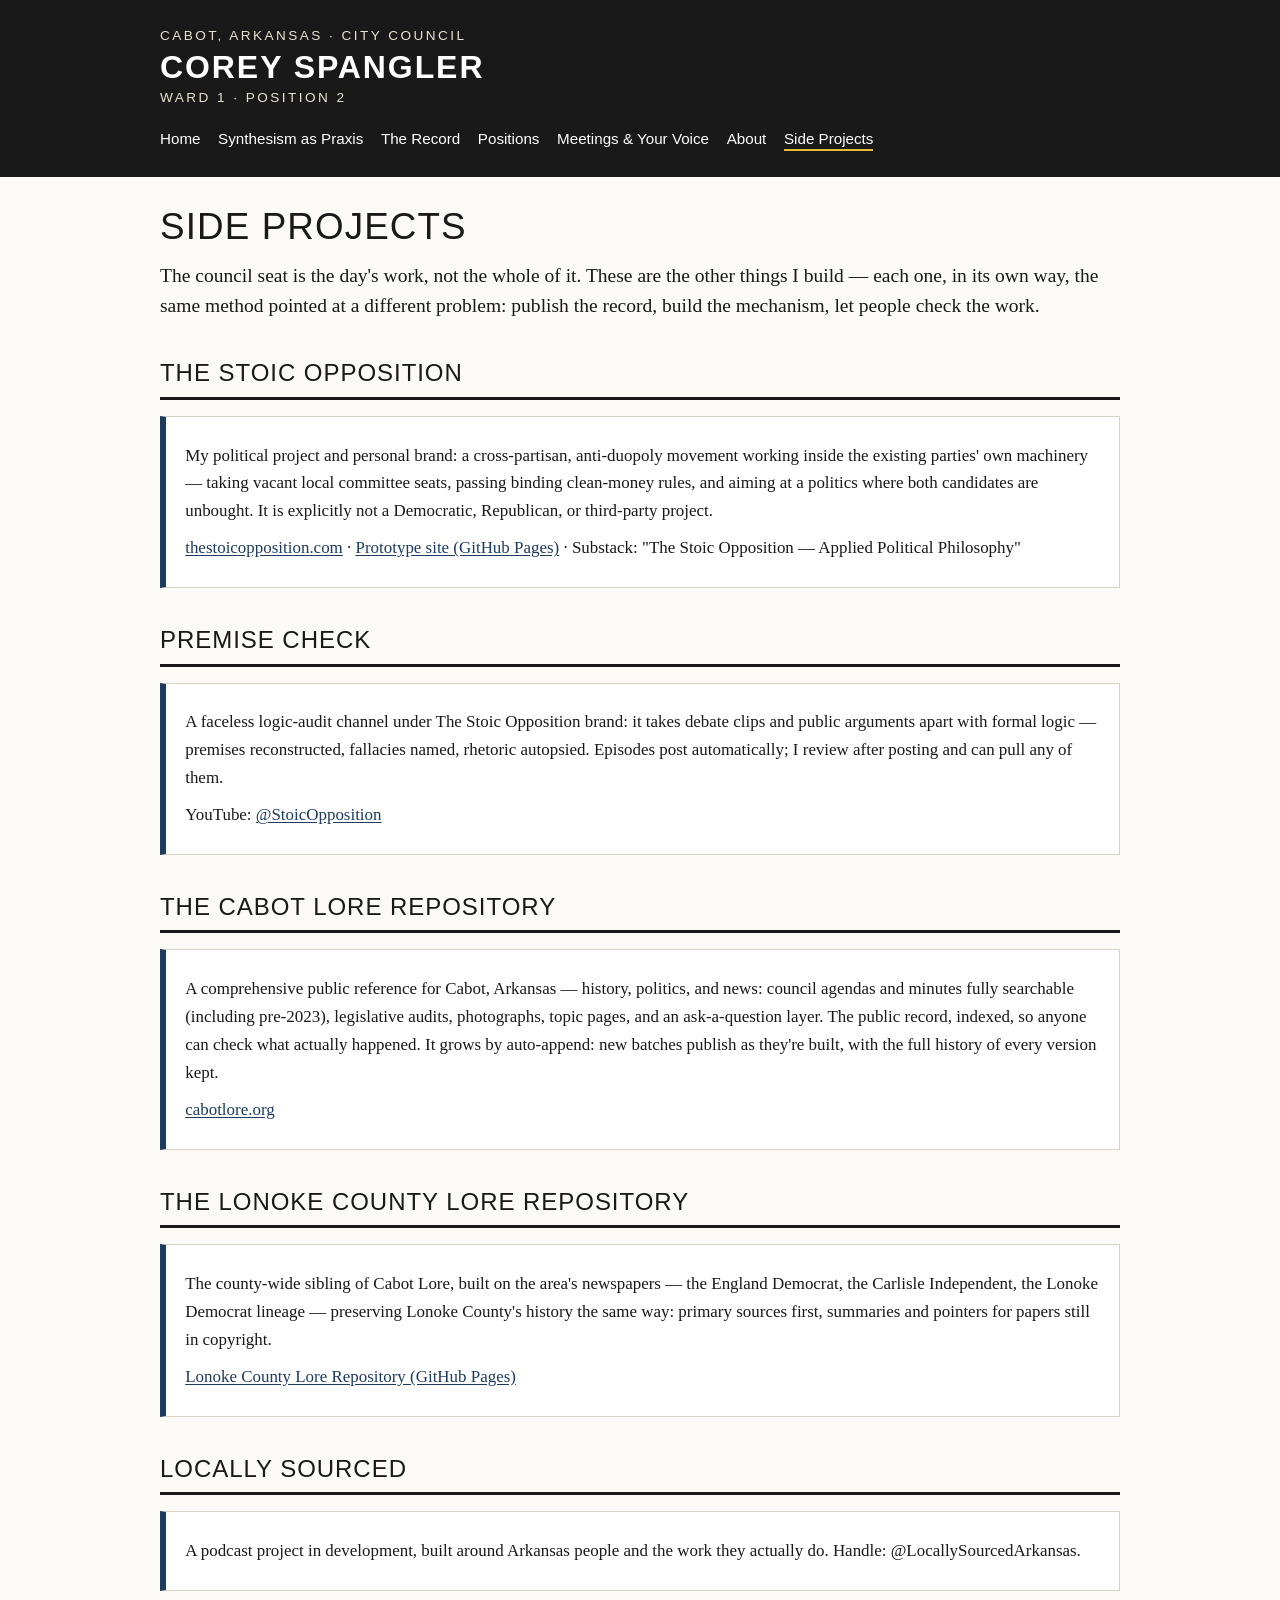
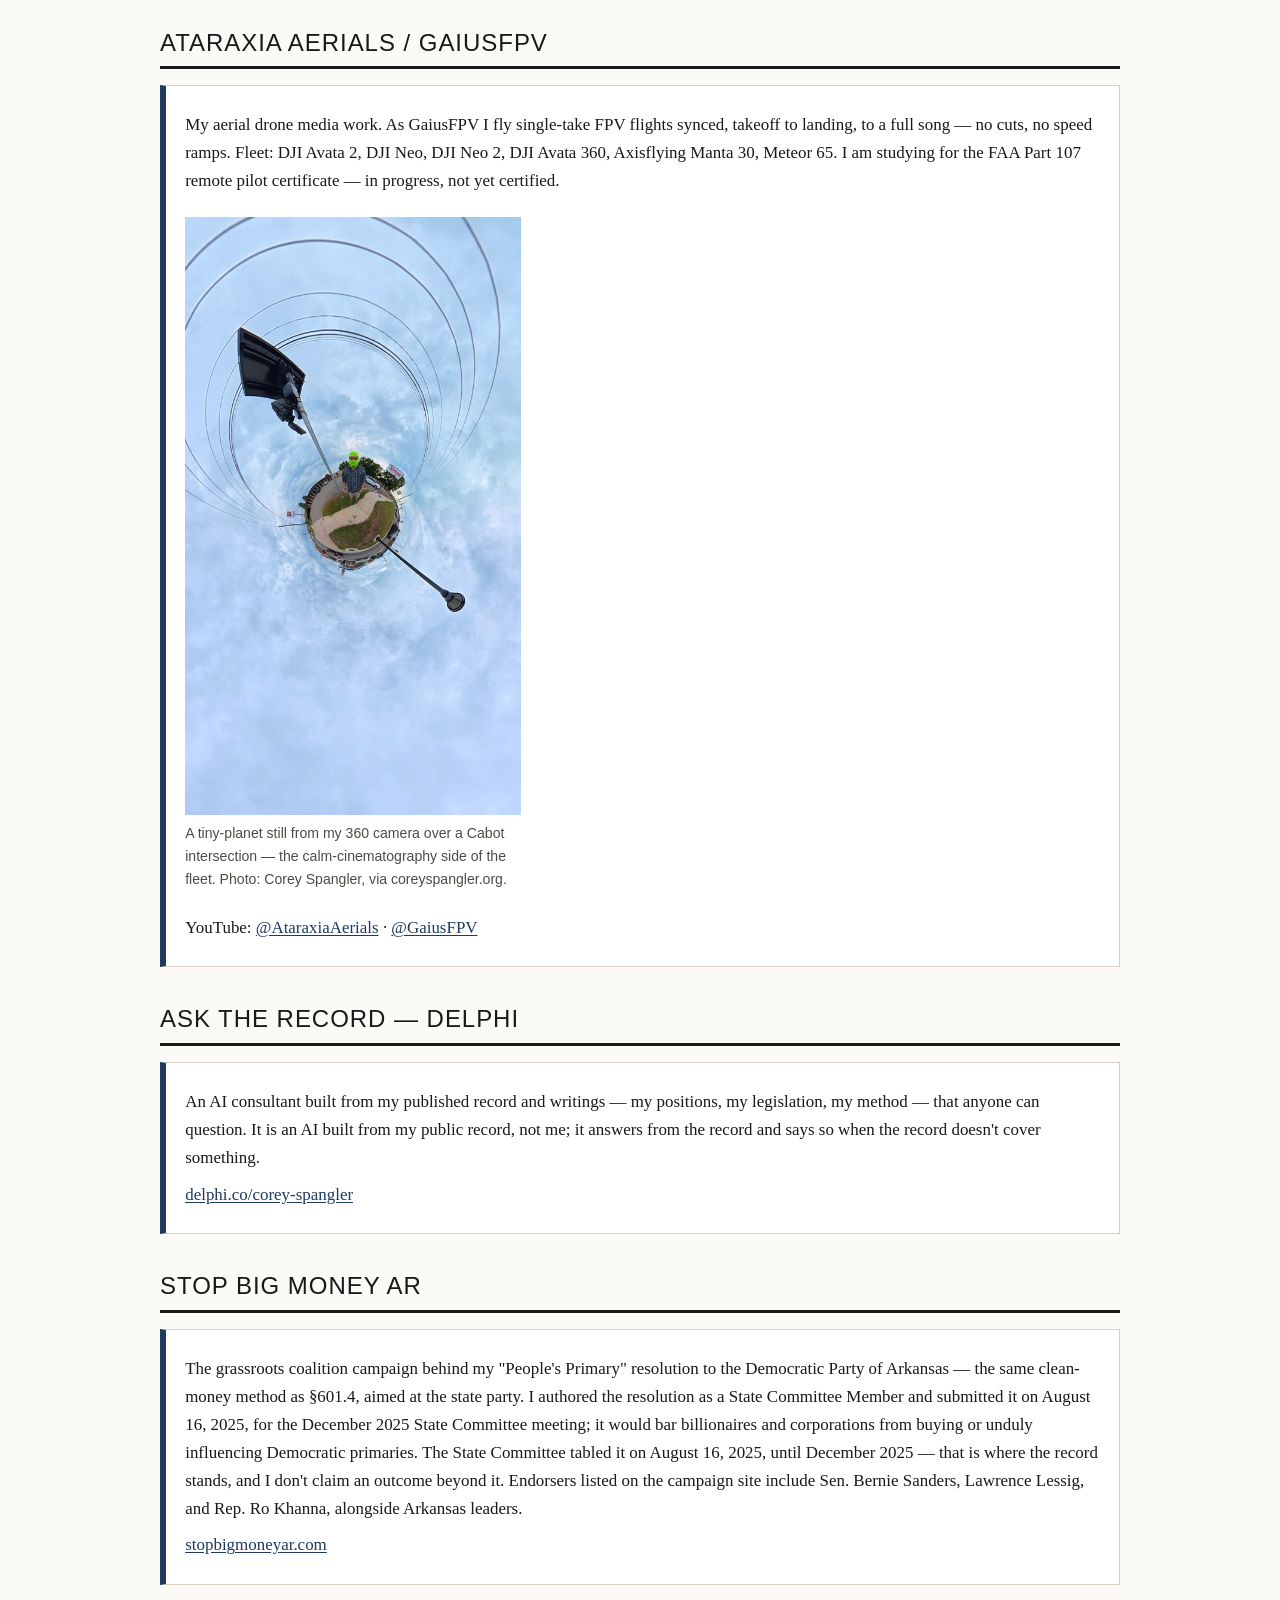
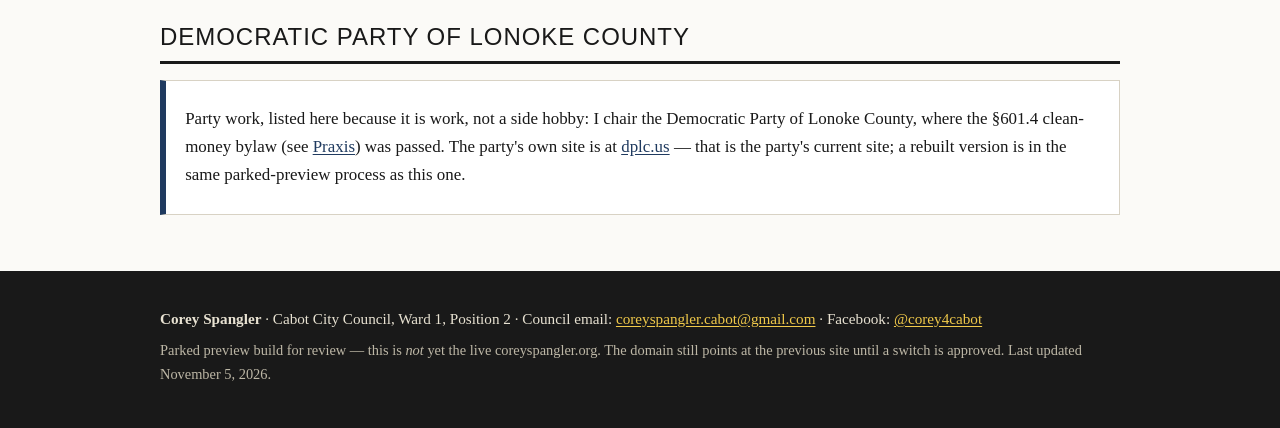
<file: projects.html>
<!DOCTYPE html>
<html lang="en">
<head>
<meta charset="utf-8">
<meta name="viewport" content="width=device-width, initial-scale=1">
<title>Side Projects — Corey Spangler, Cabot City Council</title>
<meta name="description" content="Corey Spangler's side projects: The Stoic Opposition, Premise Check, the Cabot Lore and Lonoke County Lore Repositories, Locally Sourced, Ataraxia Aerials / GaiusFPV, Delphi, and Stop Big Money AR.">
<link rel="canonical" href="https://hirammcknoxt.github.io/coreyspangler/projects.html">
<meta property="og:title" content="Side Projects — Corey Spangler, Cabot City Council">
<meta property="og:description" content="Corey Spangler's side projects: The Stoic Opposition, Premise Check, the Cabot Lore and Lonoke County Lore Repositories, Locally Sourced, Ataraxia Aerials / GaiusFPV, Delphi, and Stop Big Money AR.">
<meta property="og:type" content="website">
<meta property="og:url" content="https://hirammcknoxt.github.io/coreyspangler/projects.html">
<link rel="stylesheet" href="style.css">
</head>
<body>
<a class="skip" href="#main">Skip to content</a>
<header class="site">
  <div class="wrap">
    <p class="brand">Cabot, Arkansas · City Council
      <strong>Corey Spangler</strong>
      Ward 1 · Position 2
    </p>
  </div>
  <nav class="main" aria-label="Main">
    <div class="wrap">
      <ul>
          <li><a href="index.html">Home</a></li>
          <li><a href="praxis.html">Synthesism as Praxis</a></li>
          <li><a href="record.html">The Record</a></li>
          <li><a href="positions.html">Positions</a></li>
          <li><a href="meetings.html">Meetings &amp; Your Voice</a></li>
          <li><a href="about.html">About</a></li>
          <li><a href="projects.html" aria-current="page">Side Projects</a></li>
      </ul>
    </div>
  </nav>
</header>
<main id="main">
  <div class="wrap">

<h1>Side Projects</h1>
<p class="lede">The council seat is the day's work, not the whole of it.
These are the other things I build — each one, in its own way, the same
method pointed at a different problem: publish the record, build the
mechanism, let people check the work.</p>

<h2>The Stoic Opposition</h2>
<div class="card">
<p>My political project and personal brand: a cross-partisan,
anti-duopoly movement working inside the existing parties' own machinery
— taking vacant local committee seats, passing binding clean-money
rules, and aiming at a politics where both candidates are unbought. It is
explicitly not a Democratic, Republican, or third-party project.</p>
<p><a href="https://thestoicopposition.com">thestoicopposition.com</a> ·
<a href="https://hirammcknoxt.github.io/stoic-opposition/">Prototype site
(GitHub Pages)</a> · Substack: "The Stoic Opposition — Applied Political
Philosophy"</p>
</div>

<h2>Premise Check</h2>
<div class="card">
<p>A faceless logic-audit channel under The Stoic Opposition brand: it
takes debate clips and public arguments apart with formal logic —
premises reconstructed, fallacies named, rhetoric autopsied. Episodes
post automatically; I review after posting and can pull any of them.</p>
<p>YouTube: <a href="https://www.youtube.com/@StoicOpposition">@StoicOpposition</a></p>
</div>

<h2>The Cabot Lore Repository</h2>
<div class="card">
<p>A comprehensive public reference for Cabot, Arkansas — history,
politics, and news: council agendas and minutes fully searchable
(including pre-2023), legislative audits, photographs, topic pages, and
an ask-a-question layer. The public record, indexed, so anyone can check
what actually happened. It grows by auto-append: new batches publish as
they're built, with the full history of every version kept.</p>
<p><a href="https://cabotlore.org">cabotlore.org</a></p>
</div>

<h2>The Lonoke County Lore Repository</h2>
<div class="card">
<p>The county-wide sibling of Cabot Lore, built on the area's newspapers
— the England Democrat, the Carlisle Independent, the Lonoke Democrat
lineage — preserving Lonoke County's history the same way: primary
sources first, summaries and pointers for papers still in copyright.</p>
<p><a href="https://hirammcknoxt.github.io/lonoke-county-history/">Lonoke
County Lore Repository (GitHub Pages)</a></p>
</div>

<h2>Locally Sourced</h2>
<div class="card">
<p>A podcast project in development, built around Arkansas people and
the work they actually do. Handle: @LocallySourcedArkansas.</p>
</div>

<h2>Ataraxia Aerials / GaiusFPV</h2>
<div class="card">
<p>My aerial drone media work. As GaiusFPV I fly single-take FPV flights
synced, takeoff to landing, to a full song — no cuts, no speed ramps.
Fleet: DJI Avata 2, DJI Neo, DJI Neo 2, DJI Avata 360, Axisflying Manta
30, Meteor 65. I am studying for the FAA Part 107 remote pilot
certificate — in progress, not yet certified.</p>
<figure class="photo narrow">
  <img src="images/tiny-planet-full.svg" width="562" height="1000"
    alt="Full-frame tiny-planet 360-degree photograph above a Cabot intersection, the street and storefronts wrapped into a small planet under a wide sky">
  <figcaption>A tiny-planet still from my 360 camera over a Cabot
  intersection — the calm-cinematography side of the fleet. Photo:
  Corey Spangler, via coreyspangler.org.</figcaption>
</figure>
<p>YouTube: <a href="https://www.youtube.com/@AtaraxiaAerials">@AtaraxiaAerials</a> ·
<a href="https://www.youtube.com/@GaiusFPV">@GaiusFPV</a></p>
</div>

<h2>Ask the record — Delphi</h2>
<div class="card">
<p>An AI consultant built from my published record and writings — my
positions, my legislation, my method — that anyone can question. It is
an AI built from my public record, not me; it answers from the record
and says so when the record doesn't cover something.</p>
<p><a href="https://delphi.co/corey-spangler">delphi.co/corey-spangler</a></p>
</div>

<h2>Stop Big Money AR</h2>
<div class="card">
<p>The grassroots coalition campaign behind my "People's Primary"
resolution to the Democratic Party of Arkansas — the same clean-money
method as §601.4, aimed at the state party. I authored the resolution as
a State Committee Member and submitted it on August 16, 2025, for the
December 2025 State Committee meeting; it would bar billionaires and
corporations from buying or unduly influencing Democratic primaries. The
State Committee tabled it on August 16, 2025, until December 2025 — that
is where the record stands, and I don't claim an outcome beyond it.
Endorsers listed on the campaign site include Sen. Bernie Sanders,
Lawrence Lessig, and Rep. Ro Khanna, alongside Arkansas leaders.</p>
<p><a href="https://stopbigmoneyar.com">stopbigmoneyar.com</a></p>
</div>

<h2>Democratic Party of Lonoke County</h2>
<div class="card">
<p>Party work, listed here because it is work, not a side hobby: I chair
the Democratic Party of Lonoke County, where the §601.4 clean-money
bylaw (see <a href="praxis.html">Praxis</a>) was passed. The party's own
site is at <a href="https://dplc.us">dplc.us</a> — that is the party's
current site; a rebuilt version is in the same parked-preview process
as this one.</p>
</div>

  </div>
</main>
<footer class="site">
  <div class="wrap">
    <p><strong>Corey Spangler</strong> · Cabot City Council, Ward 1, Position 2 ·
    Council email: <a href="mailto:coreyspangler.cabot@gmail.com">coreyspangler.cabot@gmail.com</a> ·
    Facebook: <a href="https://www.facebook.com/corey4cabot">@corey4cabot</a></p>
    <p class="small">Parked preview build for review — this is <em>not</em> yet the live
    coreyspangler.org. The domain still points at the previous site until a switch is
    approved. Last updated November 5, 2026.</p>
  </div>
</footer>
</body>
</html>
</file>
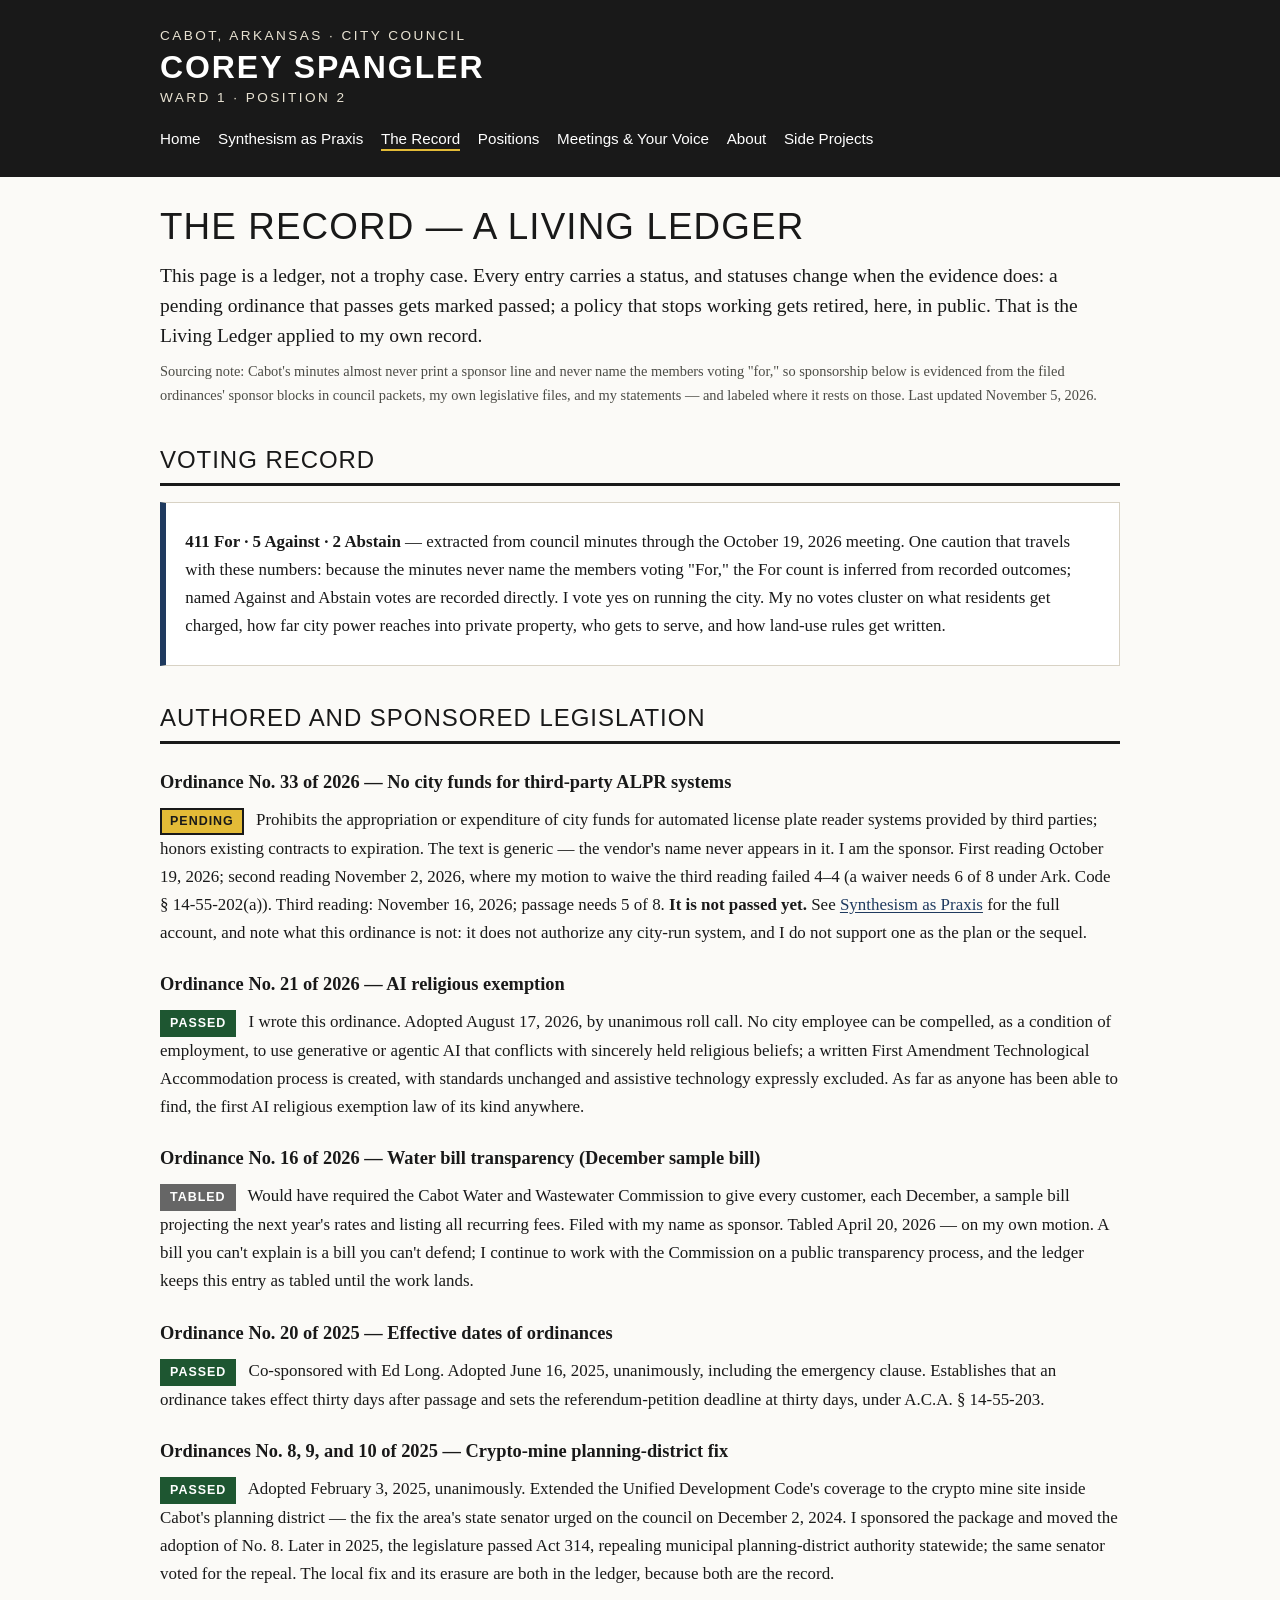
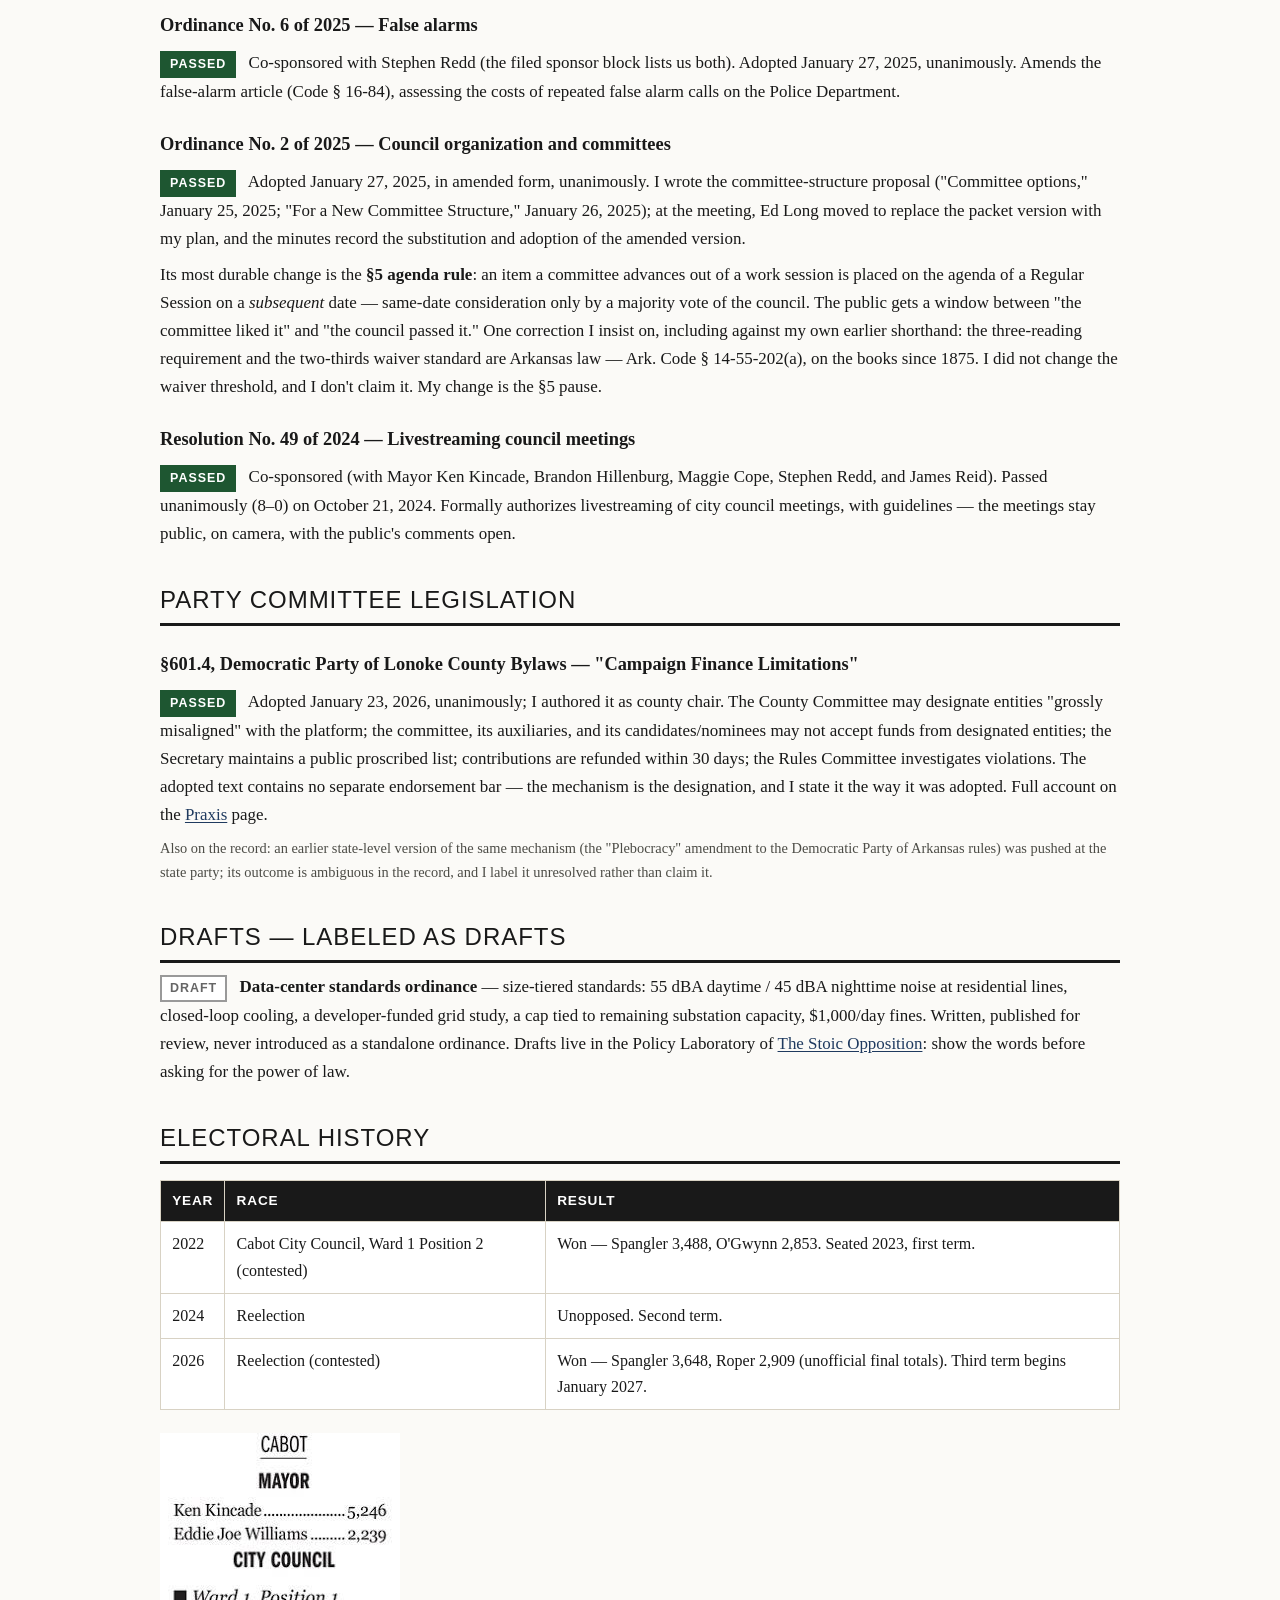
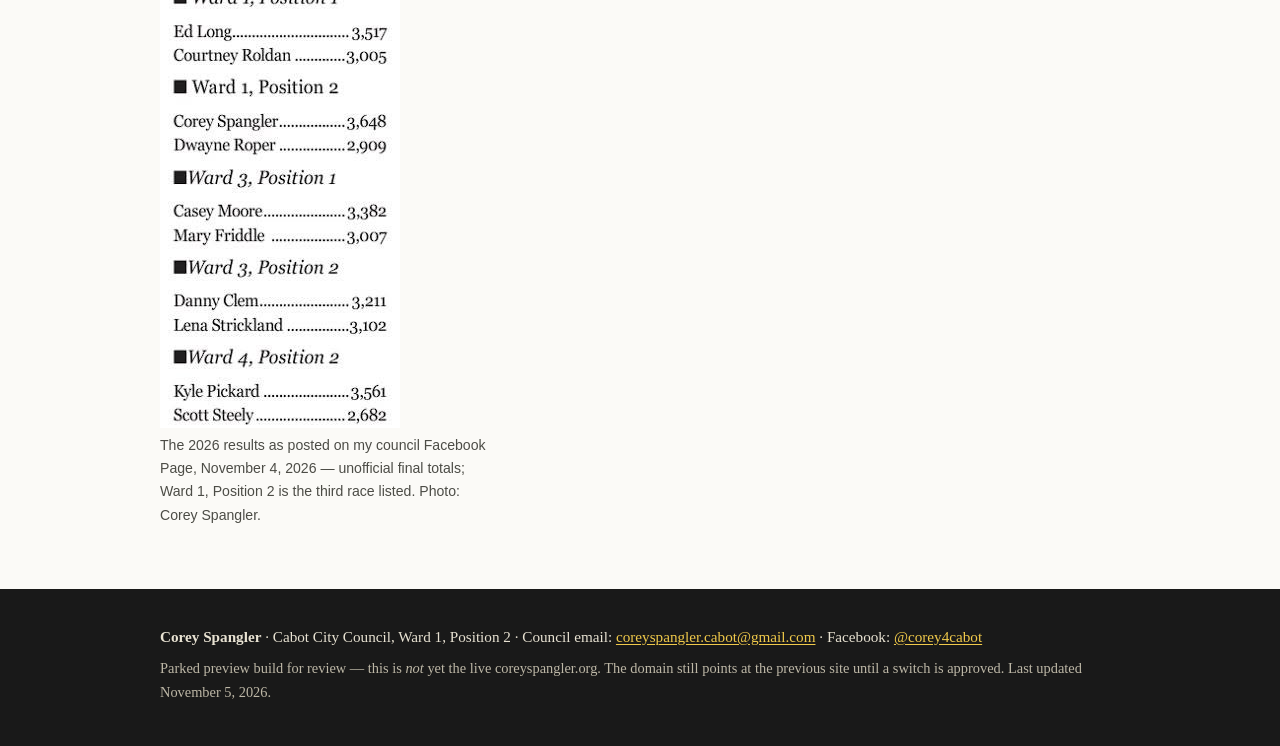
<file: record.html>
<!DOCTYPE html>
<html lang="en">
<head>
<meta charset="utf-8">
<meta name="viewport" content="width=device-width, initial-scale=1">
<title>The Record — a Living Ledger — Corey Spangler, Cabot City Council</title>
<meta name="description" content="Corey Spangler's authored and sponsored legislation with current status, his voting record (411 For, 5 Against, 2 Abstain through Oct 19, 2026), and electoral history.">
<link rel="canonical" href="https://hirammcknoxt.github.io/coreyspangler/record.html">
<meta property="og:title" content="The Record — a Living Ledger — Corey Spangler, Cabot City Council">
<meta property="og:description" content="Corey Spangler's authored and sponsored legislation with current status, his voting record (411 For, 5 Against, 2 Abstain through Oct 19, 2026), and electoral history.">
<meta property="og:type" content="website">
<meta property="og:url" content="https://hirammcknoxt.github.io/coreyspangler/record.html">
<link rel="stylesheet" href="style.css">
</head>
<body>
<a class="skip" href="#main">Skip to content</a>
<header class="site">
  <div class="wrap">
    <p class="brand">Cabot, Arkansas · City Council
      <strong>Corey Spangler</strong>
      Ward 1 · Position 2
    </p>
  </div>
  <nav class="main" aria-label="Main">
    <div class="wrap">
      <ul>
          <li><a href="index.html">Home</a></li>
          <li><a href="praxis.html">Synthesism as Praxis</a></li>
          <li><a href="record.html" aria-current="page">The Record</a></li>
          <li><a href="positions.html">Positions</a></li>
          <li><a href="meetings.html">Meetings &amp; Your Voice</a></li>
          <li><a href="about.html">About</a></li>
          <li><a href="projects.html">Side Projects</a></li>
      </ul>
    </div>
  </nav>
</header>
<main id="main">
  <div class="wrap">

<h1>The Record — a Living Ledger</h1>
<p class="lede">This page is a ledger, not a trophy case. Every entry
carries a status, and statuses change when the evidence does: a pending
ordinance that passes gets marked passed; a policy that stops working
gets retired, here, in public. That is the Living Ledger applied to my
own record.</p>
<p class="small">Sourcing note: Cabot's minutes almost never print a
sponsor line and never name the members voting "for," so sponsorship
below is evidenced from the filed ordinances' sponsor blocks in council
packets, my own legislative files, and my statements — and labeled where
it rests on those. Last updated November 5, 2026.</p>

<h2>Voting record</h2>
<div class="card">
<p><strong>411 For · 5 Against · 2 Abstain</strong> — extracted from
council minutes through the October 19, 2026 meeting. One caution that
travels with these numbers: because the minutes never name the members
voting "For," the For count is inferred from recorded outcomes; named
Against and Abstain votes are recorded directly. I vote yes on running
the city. My no votes cluster on what residents get charged, how far city
power reaches into private property, who gets to serve, and how land-use
rules get written.</p>
</div>

<h2>Authored and sponsored legislation</h2>

<h3>Ordinance No. 33 of 2026 — No city funds for third-party ALPR systems</h3>
<p><span class="chip pending">Pending</span> Prohibits the appropriation or
expenditure of city funds for automated license plate reader systems
provided by third parties; honors existing contracts to expiration. The
text is generic — the vendor's name never appears in it. I am the sponsor.
First reading October 19, 2026; second reading November 2, 2026, where
my motion to waive the third reading failed 4–4 (a waiver needs 6 of 8
under Ark. Code § 14-55-202(a)). Third reading: November 16, 2026;
passage needs 5 of 8. <strong>It is not passed yet.</strong> See
<a href="praxis.html">Synthesism as Praxis</a> for the full account, and
note what this ordinance is not: it does not authorize any city-run
system, and I do not support one as the plan or the sequel.</p>

<h3>Ordinance No. 21 of 2026 — AI religious exemption</h3>
<p><span class="chip passed">Passed</span> I wrote this ordinance. Adopted
August 17, 2026, by unanimous roll call. No city employee can be
compelled, as a condition of employment, to use generative or agentic AI
that conflicts with sincerely held religious beliefs; a written First
Amendment Technological Accommodation process is created, with standards
unchanged and assistive technology expressly excluded. As far as anyone
has been able to find, the first AI religious exemption law of its kind
anywhere.</p>

<h3>Ordinance No. 16 of 2026 — Water bill transparency (December sample bill)</h3>
<p><span class="chip tabled">Tabled</span> Would have required the Cabot
Water and Wastewater Commission to give every customer, each December, a
sample bill projecting the next year's rates and listing all recurring
fees. Filed with my name as sponsor. Tabled April 20, 2026 — on my own
motion. A bill you can't explain is a bill you can't defend; I continue
to work with the Commission on a public transparency process, and the
ledger keeps this entry as tabled until the work lands.</p>

<h3>Ordinance No. 20 of 2025 — Effective dates of ordinances</h3>
<p><span class="chip passed">Passed</span> Co-sponsored with Ed Long.
Adopted June 16, 2025, unanimously, including the emergency clause.
Establishes that an ordinance takes effect thirty days after passage and
sets the referendum-petition deadline at thirty days, under A.C.A.
§ 14-55-203.</p>

<h3>Ordinances No. 8, 9, and 10 of 2025 — Crypto-mine planning-district fix</h3>
<p><span class="chip passed">Passed</span> Adopted February 3, 2025,
unanimously. Extended the Unified Development Code's coverage to the
crypto mine site inside Cabot's planning district — the fix the area's
state senator urged on the council on December 2, 2024. I sponsored the
package and moved the adoption of No. 8. Later in 2025, the legislature
passed Act 314, repealing municipal planning-district authority
statewide; the same senator voted for the repeal. The local fix and its
erasure are both in the ledger, because both are the record.</p>

<h3>Ordinance No. 6 of 2025 — False alarms</h3>
<p><span class="chip passed">Passed</span> Co-sponsored with Stephen Redd
(the filed sponsor block lists us both). Adopted January 27, 2025,
unanimously. Amends the false-alarm article (Code § 16-84), assessing the
costs of repeated false alarm calls on the Police Department.</p>

<h3>Ordinance No. 2 of 2025 — Council organization and committees</h3>
<p><span class="chip passed">Passed</span> Adopted January 27, 2025, in
amended form, unanimously. I wrote the committee-structure proposal
("Committee options," January 25, 2025; "For a New Committee Structure,"
January 26, 2025); at the meeting, Ed Long moved to replace the packet
version with my plan, and the minutes record the substitution and
adoption of the amended version.</p>
<p>Its most durable change is the <strong>§5 agenda rule</strong>: an item
a committee advances out of a work session is placed on the agenda of a
Regular Session on a <em>subsequent</em> date — same-date consideration
only by a majority vote of the council. The public gets a window between
"the committee liked it" and "the council passed it." One correction I
insist on, including against my own earlier shorthand: the three-reading
requirement and the two-thirds waiver standard are Arkansas law — Ark.
Code § 14-55-202(a), on the books since 1875. I did not change the waiver
threshold, and I don't claim it. My change is the §5 pause.</p>

<h3>Resolution No. 49 of 2024 — Livestreaming council meetings</h3>
<p><span class="chip passed">Passed</span> Co-sponsored (with Mayor Ken
Kincade, Brandon Hillenburg, Maggie Cope, Stephen Redd, and James Reid).
Passed unanimously (8–0) on October 21, 2024. Formally authorizes
livestreaming of city council meetings, with guidelines — the meetings
stay public, on camera, with the public's comments open.</p>

<h2>Party committee legislation</h2>
<h3>§601.4, Democratic Party of Lonoke County Bylaws — "Campaign Finance Limitations"</h3>
<p><span class="chip passed">Passed</span> Adopted January 23, 2026,
unanimously; I authored it as county chair. The County Committee may
designate entities "grossly misaligned" with the platform; the committee,
its auxiliaries, and its candidates/nominees may not accept funds from
designated entities; the Secretary maintains a public proscribed list;
contributions are refunded within 30 days; the Rules Committee
investigates violations. The adopted text contains no separate
endorsement bar — the mechanism is the designation, and I state it the
way it was adopted. Full account on the
<a href="praxis.html">Praxis</a> page.</p>
<p class="small">Also on the record: an earlier state-level version of the
same mechanism (the "Plebocracy" amendment to the Democratic Party of
Arkansas rules) was pushed at the state party; its outcome is ambiguous
in the record, and I label it unresolved rather than claim it.</p>

<h2>Drafts — labeled as drafts</h2>
<p><span class="chip draft">Draft</span> <strong>Data-center standards
ordinance</strong> — size-tiered standards: 55 dBA daytime / 45 dBA
nighttime noise at residential lines, closed-loop cooling, a
developer-funded grid study, a cap tied to remaining substation capacity,
$1,000/day fines. Written, published for review, never introduced as a
standalone ordinance. Drafts live in the Policy Laboratory of
<a href="projects.html">The Stoic Opposition</a>: show the words before
asking for the power of law.</p>

<h2>Electoral history</h2>
<table class="ledger">
<tr><th>Year</th><th>Race</th><th>Result</th></tr>
<tr><td>2022</td><td>Cabot City Council, Ward 1 Position 2 (contested)</td>
<td>Won — Spangler 3,488, O'Gwynn 2,853. Seated 2023, first term.</td></tr>
<tr><td>2024</td><td>Reelection</td><td>Unopposed. Second term.</td></tr>
<tr><td>2026</td><td>Reelection (contested)</td>
<td>Won — Spangler 3,648, Roper 2,909 (unofficial final totals). Third
term begins January 2027.</td></tr>
</table>
<figure class="photo narrow">
  <img src="images/fb-results-2026.svg" width="240" height="595"
    alt="Newspaper election results clipping listing Cabot city races, including Ward 1 Position 2: Corey Spangler 3,648, Dwayne Roper 2,909">
  <figcaption>The 2026 results as posted on my council Facebook Page,
  November 4, 2026 — unofficial final totals; Ward 1, Position 2 is the
  third race listed. Photo: Corey Spangler.</figcaption>
</figure>

  </div>
</main>
<footer class="site">
  <div class="wrap">
    <p><strong>Corey Spangler</strong> · Cabot City Council, Ward 1, Position 2 ·
    Council email: <a href="mailto:coreyspangler.cabot@gmail.com">coreyspangler.cabot@gmail.com</a> ·
    Facebook: <a href="https://www.facebook.com/corey4cabot">@corey4cabot</a></p>
    <p class="small">Parked preview build for review — this is <em>not</em> yet the live
    coreyspangler.org. The domain still points at the previous site until a switch is
    approved. Last updated November 5, 2026.</p>
  </div>
</footer>
</body>
</html>
</file>
<file: style.css>
:root{
  --ink:#191919; --paper:#fbfaf7; --panel:#ffffff; --line:#d8d2c4;
  --accent:#8c2b1d; --accent2:#1f3a5f; --muted:#4c4c46;
}
*{box-sizing:border-box}
html{scroll-behavior:smooth}
body{margin:0;background:var(--paper);color:var(--ink);
  font-family:Georgia,'Times New Roman',serif;font-size:1.06rem;line-height:1.65}
a{color:var(--accent2);text-decoration:underline;text-underline-offset:2px}
a:hover{color:var(--accent)}
.skip{position:absolute;left:-9999px;top:0;background:var(--ink);color:#fff;
  padding:.5rem 1rem;z-index:20}
.skip:focus{left:0}
header.site{background:var(--ink);color:#fff;padding:1rem 1rem .6rem}
header.site .wrap, .wrap{max-width:62rem;margin:0 auto;padding:0 1rem}
.brand{font-family:'Arial Narrow',Arial,sans-serif;letter-spacing:.18em;
  text-transform:uppercase;font-size:.85rem;color:#e8e2d2}
.brand strong{display:block;font-family:Impact,'Arial Black',sans-serif;
  font-size:2rem;letter-spacing:.06em;color:#fff;line-height:1.1;margin:.15rem 0}
nav.main{background:var(--ink);padding:.4rem 0 .9rem}
nav.main ul{list-style:none;display:flex;flex-wrap:wrap;gap:.4rem 1.1rem;
  margin:0;padding:0}
nav.main a{color:#fff;text-decoration:none;font-family:Arial,sans-serif;
  font-size:.95rem;border-bottom:2px solid transparent;padding-bottom:.15rem}
nav.main a:hover, nav.main a[aria-current="page"]{border-bottom-color:#e3bb37;color:#fff}
main{padding:1.6rem 0 2.5rem}
h1{font-family:Impact,'Arial Black',sans-serif;font-weight:400;
  letter-spacing:.03em;font-size:2.3rem;line-height:1.15;margin:.2rem 0 .8rem;
  text-transform:uppercase}
h2{font-family:Impact,'Arial Black',sans-serif;font-weight:400;
  letter-spacing:.04em;font-size:1.5rem;margin:2rem 0 .6rem;text-transform:uppercase;
  border-bottom:3px solid var(--ink);padding-bottom:.25rem}
h3{font-size:1.15rem;margin:1.4rem 0 .35rem}
p{margin:.55rem 0}
.lede{font-size:1.22rem;line-height:1.55}
.tagline{font-family:'Arial Narrow',Arial,sans-serif;letter-spacing:.22em;
  text-transform:uppercase;color:var(--accent);font-size:1rem;margin:.2rem 0 1rem}
.card{background:var(--panel);border:1px solid var(--line);
  border-left:6px solid var(--accent2);padding:1rem 1.2rem;margin:1rem 0}
.card.example{border-left-color:var(--accent)}
.draft-note{background:#fdf6d8;border:2px dashed var(--accent);
  padding:1rem 1.2rem;margin:1.2rem 0}
.draft-note .kicker{font-family:Arial,sans-serif;font-weight:700;
  letter-spacing:.12em;text-transform:uppercase;font-size:.8rem;color:var(--accent)}
.chip{display:inline-block;font-family:Arial,sans-serif;font-size:.78rem;
  font-weight:700;letter-spacing:.08em;text-transform:uppercase;
  border:2px solid var(--ink);padding:.08rem .5rem;margin-right:.5rem;
  background:#fff}
.chip.passed{background:#1e5631;color:#fff;border-color:#1e5631}
.chip.pending{background:#e3bb37;color:#191919;border-color:#191919}
.chip.tabled{background:#666;color:#fff;border-color:#666}
.chip.draft{background:#fff;color:#666;border-color:#999}
table.ledger{width:100%;border-collapse:collapse;margin:1rem 0;font-size:1rem}
table.ledger th, table.ledger td{border:1px solid var(--line);
  padding:.55rem .7rem;text-align:left;vertical-align:top;background:var(--panel)}
table.ledger th{background:var(--ink);color:#fff;font-family:Arial,sans-serif;
  font-size:.85rem;letter-spacing:.06em;text-transform:uppercase}
blockquote{border-left:4px solid var(--accent);margin:1rem 0;padding:.2rem 0 .2rem 1rem;
  font-style:italic}
ul.tight li{margin:.3rem 0}
footer.site{background:var(--ink);color:#e8e2d2;padding:1.6rem 0 2rem;
  font-size:.95rem}
footer.site a{color:#f0c94a}
.small{font-size:.9rem;color:var(--muted)}
footer.site .small{color:#bdb7a6}
figure.photo{margin:1.4rem 0}
figure.photo img{max-width:100%;height:auto;display:block;
  border:1px solid var(--line);background:var(--panel)}
figure.photo figcaption{font-size:.88rem;color:var(--muted);
  margin-top:.4rem;font-family:Arial,sans-serif}
figure.photo.narrow{max-width:21rem}
figure.photo.narrow img{border:none;background:transparent}
.pillars{display:flex;flex-wrap:wrap;gap:.6rem;margin:1rem 0}
.pillars span{border:2px solid var(--ink);background:#fff;padding:.35rem .8rem;
  font-family:'Arial Narrow',Arial,sans-serif;letter-spacing:.14em;
  text-transform:uppercase;font-size:.9rem}
@media (max-width:640px){
  h1{font-size:1.7rem} h2{font-size:1.25rem}
  header.site .brand strong{font-size:1.5rem}
}
</file>
